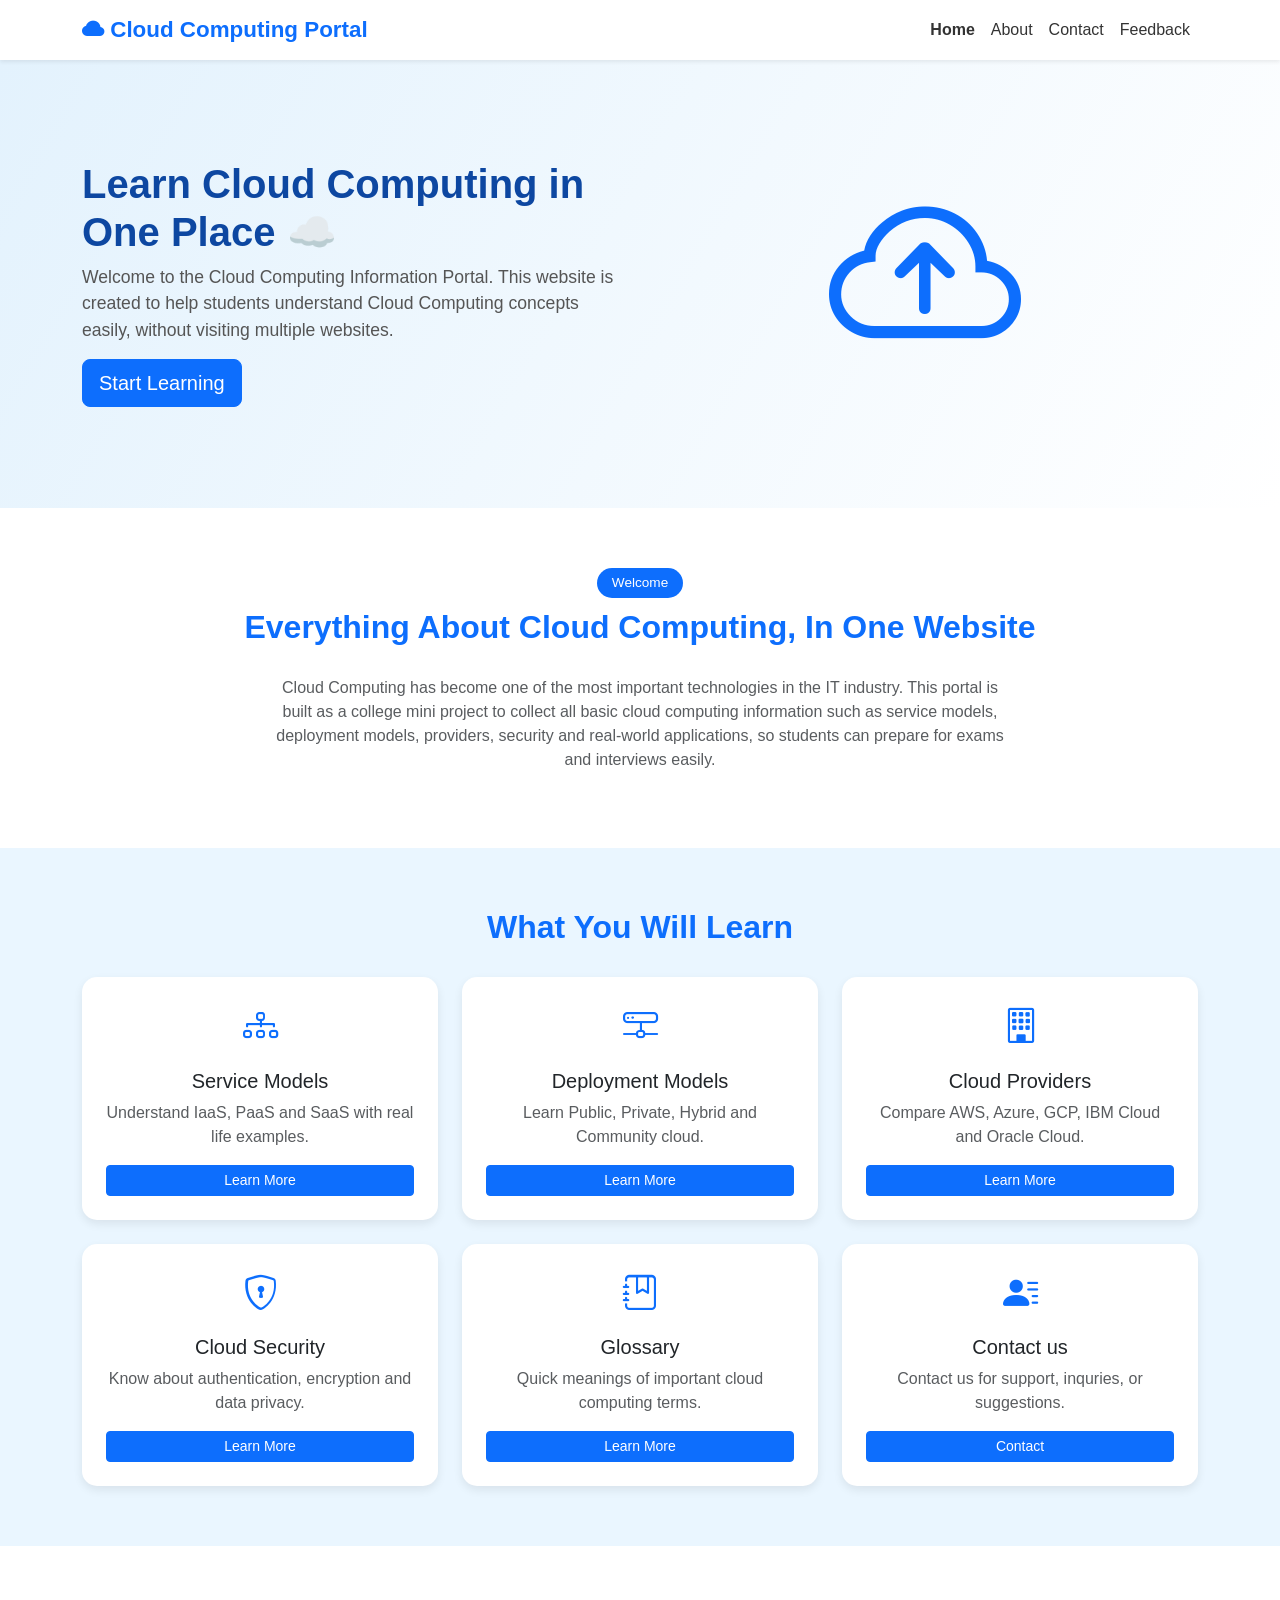
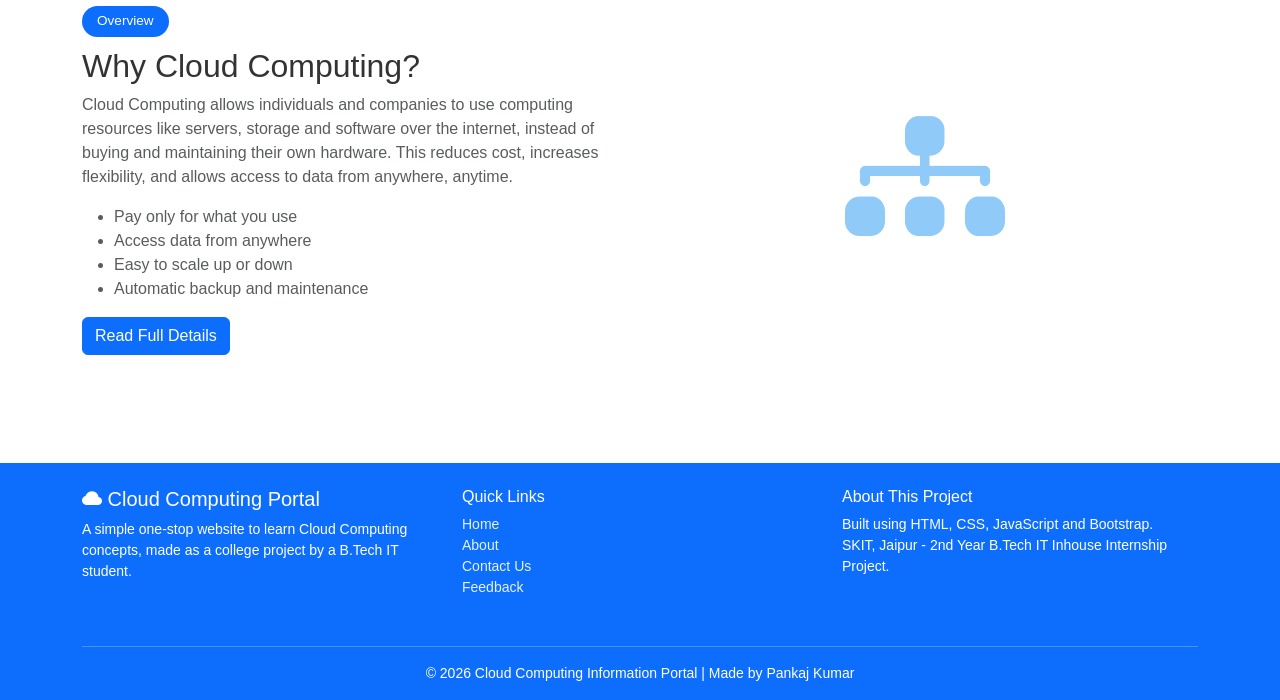
<file: index.html>
<!DOCTYPE html>
<html lang="en">
<head>
    <meta charset="UTF-8">
    <meta name="viewport" content="width=device-width, initial-scale=1.0">
    <title>Home | Cloud Computing Portal</title>

    <link href="https://cdn.jsdelivr.net/npm/bootstrap@5.3.3/dist/css/bootstrap.min.css" rel="stylesheet">
    <link rel="stylesheet" href="https://cdn.jsdelivr.net/npm/bootstrap-icons@1.11.3/font/bootstrap-icons.css">
    <link rel="stylesheet" href="style.css">
</head>
<body>

<nav class="navbar navbar-expand-lg navbar-light bg-white shadow-sm sticky-top">
    <div class="container">
        <a class="navbar-brand fw-bold text-primary" href="index.html">
            <i class="bi bi-cloud-fill"></i> Cloud Computing Portal
        </a>
        <button class="navbar-toggler" type="button" data-bs-toggle="collapse" data-bs-target="#mainNavbar">
            <span class="navbar-toggler-icon"></span>
        </button>

        <div class="collapse navbar-collapse" id="mainNavbar">
            <ul class="navbar-nav ms-auto mb-2 mb-lg-0">
                <li class="nav-item"><a class="nav-link" href="index.html">Home</a></li>
                <li class="nav-item"><a class="nav-link" href="about.html">About</a></li
                <li class="nav-item"><a class="nav-link" href="contact.html">Contact</a></li>
                <li class="nav-item"><a class="nav-link" href="feedback.html">Feedback</a></li>
            </ul>
        </div>
    </div>
</nav>

<section class="hero-section">
    <div class="container">
        <div class="row align-items-center">
            <div class="col-lg-6">
                <h1>Learn Cloud Computing in One Place ☁️</h1>
                <p>Welcome to the Cloud Computing Information Portal. This website is created to help students understand Cloud Computing concepts easily, without visiting multiple websites.</p>
                <a href="about.html" class="btn btn-primary btn-lg me-2">Start Learning</a>
            </div>
            <div class="col-lg-6 text-center mt-4 mt-lg-0">
                <i class="bi bi-cloud-arrow-up" style="font-size: 12rem; color:#0d6efd;"></i>
            </div>
        </div>
    </div>
</section>

<section class="section-padding">
    <div class="container text-center">
        <span class="topic-badge">Welcome</span>
        <h2 class="section-title">Everything About Cloud Computing, In One Website</h2>
        <p class="text-muted col-lg-8 mx-auto">
            Cloud Computing has become one of the most important technologies in the IT industry.
            This portal is built as a college mini project to collect all basic cloud computing
            information such as service models, deployment models, providers, security and
            real-world applications, so students can prepare for exams and interviews easily.
        </p>
    </div>
</section>

<section class="section-padding bg-light-blue">
    <div class="container">
        <h2 class="section-title">What You Will Learn</h2>
        <div class="row g-4">

            <div class="col-md-4">
                <div class="card h-100 p-4 text-center">
                    <i class="bi bi-diagram-3 feature-icon"></i>
                    <h5>Service Models</h5>
                    <p class="text-muted">Understand IaaS, PaaS and SaaS with real life examples.</p>
                    <a href="services.html" class="btn btn-sm btn-primary mt-auto">Learn More</a>
                </div>
            </div>

            <div class="col-md-4">
                <div class="card h-100 p-4 text-center">
                    <i class="bi bi-hdd-network feature-icon"></i>
                    <h5>Deployment Models</h5>
                    <p class="text-muted">Learn Public, Private, Hybrid and Community cloud.</p>
                    <a href="deployment.html" class="btn btn-sm btn-primary mt-auto">Learn More</a>
                </div>
            </div>

            <div class="col-md-4">
                <div class="card h-100 p-4 text-center">
                    <i class="bi bi-building feature-icon"></i>
                    <h5>Cloud Providers</h5>
                    <p class="text-muted">Compare AWS, Azure, GCP, IBM Cloud and Oracle Cloud.</p>
                    <a href="providers.html" class="btn btn-sm btn-primary mt-auto">Learn More</a>
                </div>
            </div>

            <div class="col-md-4">
                <div class="card h-100 p-4 text-center">
                    <i class="bi bi-shield-lock feature-icon"></i>
                    <h5>Cloud Security</h5>
                    <p class="text-muted">Know about authentication, encryption and data privacy.</p>
                    <a href="security.html" class="btn btn-sm btn-primary mt-auto">Learn More</a>
                </div>
            </div>

            <div class="col-md-4">
                <div class="card h-100 p-4 text-center">
                    <i class="bi bi-journal-bookmark feature-icon"></i>
                    <h5>Glossary</h5>
                    <p class="text-muted">Quick meanings of important cloud computing terms.</p>
                    <a href="glossary.html" class="btn btn-sm btn-primary mt-auto">Learn More</a>
                </div>
            </div>

            <div class="col-md-4">
                <div class="card h-100 p-4 text-center">
                    <i class="bi bi-person-lines-fill feature-icon"></i>
                    <h5>Contact us</h5>
                    <p class="text-muted">Contact us for support, inquries, or suggestions.</p>
                    <a href="contact.html" class="btn btn-sm btn-primary mt-auto">Contact</a>
                </div>
            </div>

        </div>
    </div>
</section>

<section class="section-padding">
    <div class="container">
        <div class="row align-items-center">
            <div class="col-lg-6">
                <span class="topic-badge">Overview</span>
                <h2>Why Cloud Computing?</h2>
                <p class="text-muted">
                    Cloud Computing allows individuals and companies to use computing resources like
                    servers, storage and software over the internet, instead of buying and maintaining
                    their own hardware. This reduces cost, increases flexibility, and allows access to
                    data from anywhere, anytime.
                </p>
                <ul class="text-muted">
                    <li>Pay only for what you use</li>
                    <li>Access data from anywhere</li>
                    <li>Easy to scale up or down</li>
                    <li>Automatic backup and maintenance</li>
                </ul>
                <a href="about.html" class="btn btn-primary">Read Full Details</a>
            </div>
            <div class="col-lg-6 text-center mt-4 mt-lg-0">
                <i class="bi bi-diagram-3-fill" style="font-size: 10rem; color:#90caf9;"></i>
            </div>
        </div>
    </div>
</section>

<footer class="footer-section bg-primary text-white mt-5 pt-4 pb-3">
    <div class="container">
        <div class="row">
            <div class="col-md-4 mb-3">
                <h5><i class="bi bi-cloud-fill"></i> Cloud Computing Portal</h5>
                <p class="small">A simple one-stop website to learn Cloud Computing concepts, made as a college project by a B.Tech IT student.</p>
            </div>
            <div class="col-md-4 mb-3">
                <h6>Quick Links</h6>
                <ul class="list-unstyled small">
                    <li><a href="index.html" class="footer-link">Home</a></li>
                    <li><a href="about.html" class="footer-link">About </a></li>
                    <li><a href="contact.html" class="footer-link">Contact Us</a></li>
                    <li><a href="feedback.html" class="footer-link">Feedback</a></li>
                </ul>
            </div>
            <div class="col-md-4 mb-3">
                <h6>About This Project</h6>
                <p class="small mb-0">Built using HTML, CSS, JavaScript and Bootstrap.</p>
                <p class="small">SKIT, Jaipur - 2nd Year B.Tech IT Inhouse Internship Project.</p>
              
                 
            </div>
        </div>
        <hr class="border-light">
        <p class="text-center small mb-0">&copy; 2026 Cloud Computing Information Portal | Made by Pankaj Kumar</p>
    </div>
</footer>

<script src="https://cdn.jsdelivr.net/npm/bootstrap@5.3.3/dist/js/bootstrap.bundle.min.js"></script>
<script src="script.js"></script>

</body>
</html>
</file>
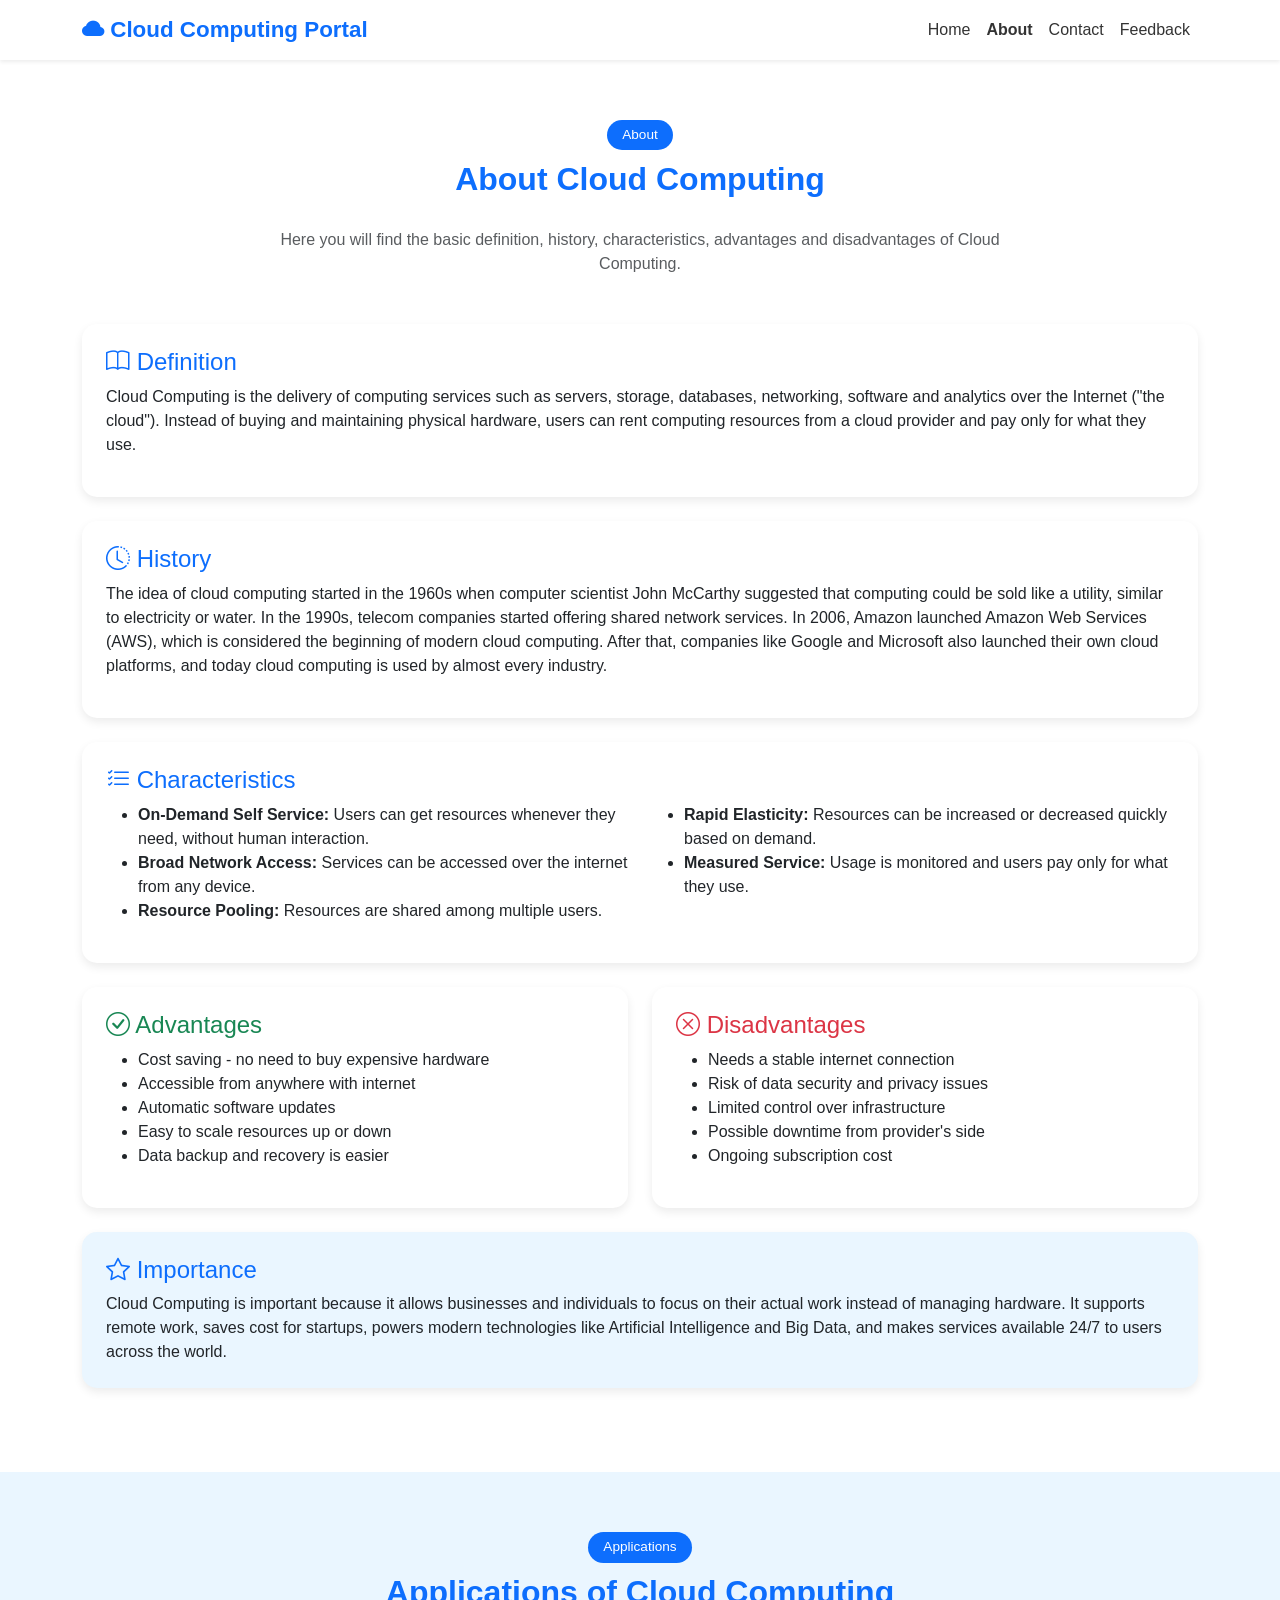
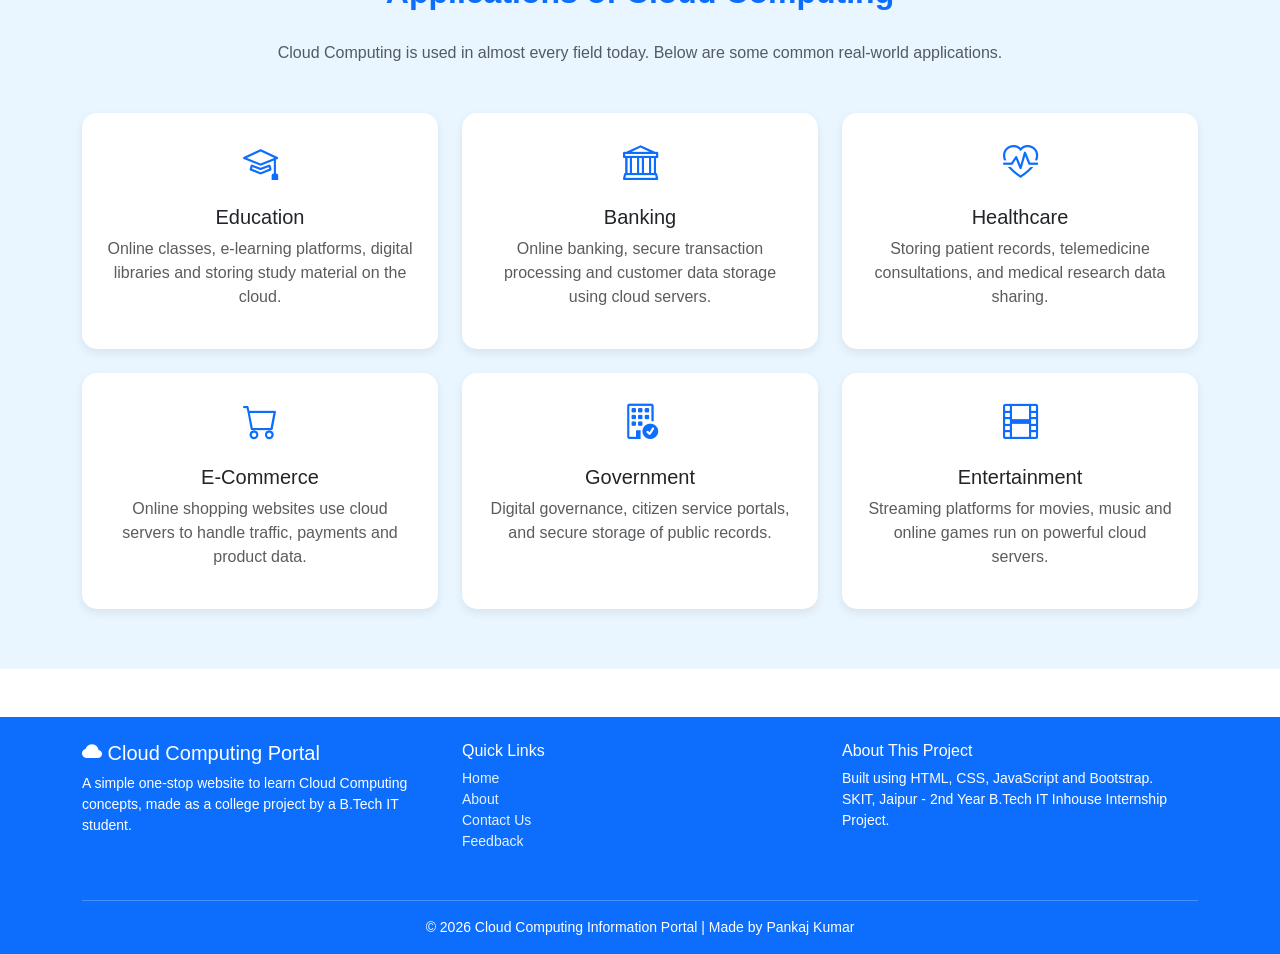
<file: about.html>
<!DOCTYPE html>
<html lang="en">
<head>
    <meta charset="UTF-8">
    <meta name="viewport" content="width=device-width, initial-scale=1.0">
    <title>About Cloud Computing | Cloud Computing Portal</title>

    <link href="https://cdn.jsdelivr.net/npm/bootstrap@5.3.3/dist/css/bootstrap.min.css" rel="stylesheet">
    <link rel="stylesheet" href="https://cdn.jsdelivr.net/npm/bootstrap-icons@1.11.3/font/bootstrap-icons.css">
    <link rel="stylesheet" href="style.css">
</head>
<body>

<nav class="navbar navbar-expand-lg navbar-light bg-white shadow-sm sticky-top">
    <div class="container">
        <a class="navbar-brand fw-bold text-primary" href="index.html">
            <i class="bi bi-cloud-fill"></i> Cloud Computing Portal
        </a>
        <button class="navbar-toggler" type="button" data-bs-toggle="collapse" data-bs-target="#mainNavbar">
            <span class="navbar-toggler-icon"></span>
        </button>

        <div class="collapse navbar-collapse" id="mainNavbar">
            <ul class="navbar-nav ms-auto mb-2 mb-lg-0">
                <li class="nav-item"><a class="nav-link" href="index.html">Home</a></li>
                <li class="nav-item"><a class="nav-link" href="about.html">About</a></li>
               
                <li class="nav-item"><a class="nav-link" href="contact.html">Contact</a></li>
                <li class="nav-item"><a class="nav-link" href="feedback.html">Feedback</a></li>
            </ul>
        </div>
    </div>
</nav>

<section class="section-padding">
    <div class="container">
        <div class="text-center mb-5">
            <span class="topic-badge">About</span>
            <h2 class="section-title">About Cloud Computing</h2>
            <p class="text-muted col-lg-8 mx-auto">Here you will find the basic definition, history, characteristics, advantages and disadvantages of Cloud Computing.</p>
        </div>

        <div class="card p-4 mb-4">
            <h4 class="text-primary"><i class="bi bi-book"></i> Definition</h4>
            <p>Cloud Computing is the delivery of computing services such as servers, storage, databases,
            networking, software and analytics over the Internet ("the cloud"). Instead of buying and
            maintaining physical hardware, users can rent computing resources from a cloud provider and
            pay only for what they use.</p>
        </div>

        <div class="card p-4 mb-4">
            <h4 class="text-primary"><i class="bi bi-clock-history"></i> History</h4>
            <p>The idea of cloud computing started in the 1960s when computer scientist John McCarthy
            suggested that computing could be sold like a utility, similar to electricity or water. In
            the 1990s, telecom companies started offering shared network services. In 2006, Amazon
            launched Amazon Web Services (AWS), which is considered the beginning of modern cloud
            computing. After that, companies like Google and Microsoft also launched their own cloud
            platforms, and today cloud computing is used by almost every industry.</p>
        </div>

        <div class="card p-4 mb-4">
            <h4 class="text-primary"><i class="bi bi-list-check"></i> Characteristics</h4>
            <div class="row">
                <div class="col-md-6">
                    <ul>
                        <li><strong>On-Demand Self Service:</strong> Users can get resources whenever they need, without human interaction.</li>
                        <li><strong>Broad Network Access:</strong> Services can be accessed over the internet from any device.</li>
                        <li><strong>Resource Pooling:</strong> Resources are shared among multiple users.</li>
                    </ul>
                </div>
                <div class="col-md-6">
                    <ul>
                        <li><strong>Rapid Elasticity:</strong> Resources can be increased or decreased quickly based on demand.</li>
                        <li><strong>Measured Service:</strong> Usage is monitored and users pay only for what they use.</li>
                    </ul>
                </div>
            </div>
        </div>

        <div class="row">
            <div class="col-md-6 mb-4">
                <div class="card p-4 h-100">
                    <h4 class="text-success"><i class="bi bi-check-circle"></i> Advantages</h4>
                    <ul>
                        <li>Cost saving - no need to buy expensive hardware</li>
                        <li>Accessible from anywhere with internet</li>
                        <li>Automatic software updates</li>
                        <li>Easy to scale resources up or down</li>
                        <li>Data backup and recovery is easier</li>
                    </ul>
                </div>
            </div>
            <div class="col-md-6 mb-4">
                <div class="card p-4 h-100">
                    <h4 class="text-danger"><i class="bi bi-x-circle"></i> Disadvantages</h4>
                    <ul>
                        <li>Needs a stable internet connection</li>
                        <li>Risk of data security and privacy issues</li>
                        <li>Limited control over infrastructure</li>
                        <li>Possible downtime from provider's side</li>
                        <li>Ongoing subscription cost</li>
                    </ul>
                </div>
            </div>
        </div>

        <div class="card p-4 mb-4 bg-light-blue">
            <h4 class="text-primary"><i class="bi bi-star"></i> Importance</h4>
            <p class="mb-0">Cloud Computing is important because it allows businesses and individuals to
            focus on their actual work instead of managing hardware. It supports remote work, saves cost
            for startups, powers modern technologies like Artificial Intelligence and Big Data, and makes
            services available 24/7 to users across the world.</p>
        </div>

    </div>
</section>

<section class="section-padding bg-light-blue">
    <div class="container">
        <div class="text-center mb-5">
            <span class="topic-badge">Applications</span>
            <h2 class="section-title">Applications of Cloud Computing</h2>
            <p class="text-muted col-lg-8 mx-auto">Cloud Computing is used in almost every field today. Below are some common real-world applications.</p>
        </div>

        <div class="row g-4">

            <div class="col-md-4">
                <div class="card h-100 p-4 text-center">
                    <i class="bi bi-mortarboard feature-icon"></i>
                    <h5>Education</h5>
                    <p class="text-muted">Online classes, e-learning platforms, digital libraries and storing study material on the cloud.</p>
                </div>
            </div>

            <div class="col-md-4">
                <div class="card h-100 p-4 text-center">
                    <i class="bi bi-bank feature-icon"></i>
                    <h5>Banking</h5>
                    <p class="text-muted">Online banking, secure transaction processing and customer data storage using cloud servers.</p>
                </div>
            </div>

            <div class="col-md-4">
                <div class="card h-100 p-4 text-center">
                    <i class="bi bi-heart-pulse feature-icon"></i>
                    <h5>Healthcare</h5>
                    <p class="text-muted">Storing patient records, telemedicine consultations, and medical research data sharing.</p>
                </div>
            </div>

            <div class="col-md-4">
                <div class="card h-100 p-4 text-center">
                    <i class="bi bi-cart feature-icon"></i>
                    <h5>E-Commerce</h5>
                    <p class="text-muted">Online shopping websites use cloud servers to handle traffic, payments and product data.</p>
                </div>
            </div>

            <div class="col-md-4">
                <div class="card h-100 p-4 text-center">
                    <i class="bi bi-building-check feature-icon"></i>
                    <h5>Government</h5>
                    <p class="text-muted">Digital governance, citizen service portals, and secure storage of public records.</p>
                </div>
            </div>

            <div class="col-md-4">
                <div class="card h-100 p-4 text-center">
                    <i class="bi bi-film feature-icon"></i>
                    <h5>Entertainment</h5>
                    <p class="text-muted">Streaming platforms for movies, music and online games run on powerful cloud servers.</p>
                </div>
            </div>

        </div>
    </div>
</section>

<footer class="footer-section bg-primary text-white mt-5 pt-4 pb-3">
    <div class="container">
        <div class="row">
            <div class="col-md-4 mb-3">
                <h5><i class="bi bi-cloud-fill"></i> Cloud Computing Portal</h5>
                <p class="small">A simple one-stop website to learn Cloud Computing concepts, made as a college project by a B.Tech IT student.</p>
            </div>
            <div class="col-md-4 mb-3">
                <h6>Quick Links</h6>
                <ul class="list-unstyled small">
                    <li><a href="index.html" class="footer-link">Home</a></li>
                    <li><a href="about.html" class="footer-link">About </a></li>
                    <li><a href="contact.html" class="footer-link">Contact Us</a></li>
                    <li><a href="feedback.html" class="footer-link">Feedback</a></li>
                </ul>
            </div>
            <div class="col-md-4 mb-3">
                <h6>About This Project</h6>
                <p class="small mb-0">Built using HTML, CSS, JavaScript and Bootstrap.</p>
                <p class="small">SKIT, Jaipur - 2nd Year B.Tech IT Inhouse Internship Project.</p>
            </div>
        </div>
        <hr class="border-light">
        <p class="text-center small mb-0">&copy; 2026 Cloud Computing Information Portal | Made by Pankaj Kumar</p>
    </div>
</footer>

<script src="https://cdn.jsdelivr.net/npm/bootstrap@5.3.3/dist/js/bootstrap.bundle.min.js"></script>
<script src="script.js"></script>

</body>
</html>
</file>
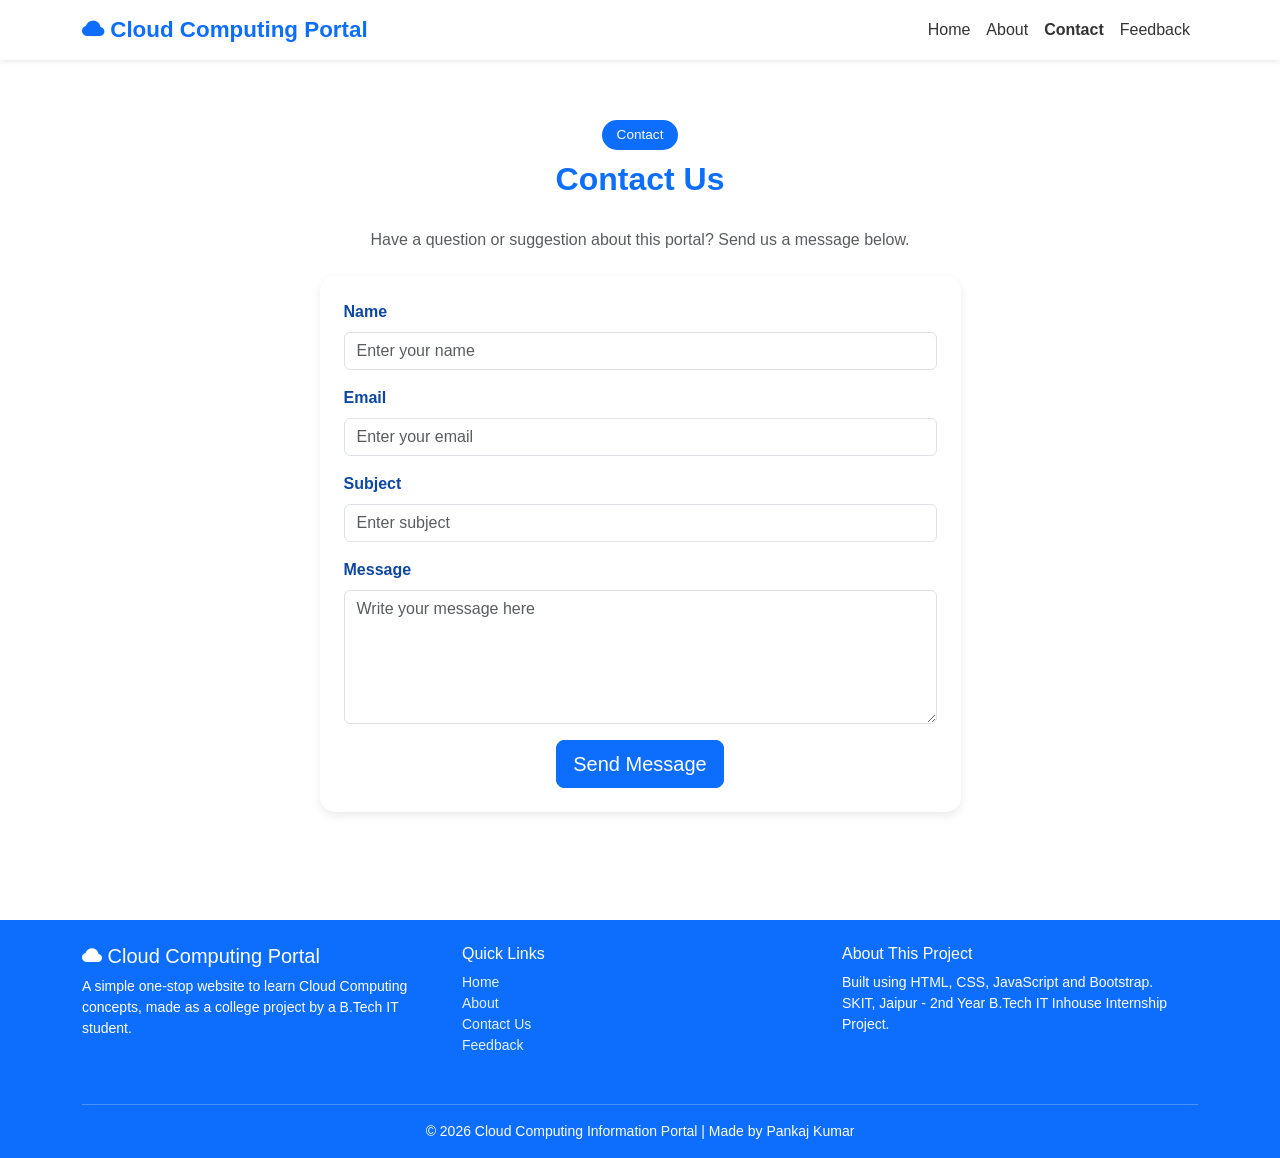
<file: contact.html>
<!DOCTYPE html>
<html lang="en">
<head>
    <meta charset="UTF-8">
    <meta name="viewport" content="width=device-width, initial-scale=1.0">
    <title>Contact Us | Cloud Computing Portal</title>

    <link href="https://cdn.jsdelivr.net/npm/bootstrap@5.3.3/dist/css/bootstrap.min.css" rel="stylesheet">
    <link rel="stylesheet" href="https://cdn.jsdelivr.net/npm/bootstrap-icons@1.11.3/font/bootstrap-icons.css">
    <link rel="stylesheet" href="style.css">
</head>
<body>

<nav class="navbar navbar-expand-lg navbar-light bg-white shadow-sm sticky-top">
    <div class="container">
        <a class="navbar-brand fw-bold text-primary" href="index.html">
            <i class="bi bi-cloud-fill"></i> Cloud Computing Portal
        </a>
        <button class="navbar-toggler" type="button" data-bs-toggle="collapse" data-bs-target="#mainNavbar">
            <span class="navbar-toggler-icon"></span>
        </button>

        <div class="collapse navbar-collapse" id="mainNavbar">
            <ul class="navbar-nav ms-auto mb-2 mb-lg-0">
                <li class="nav-item"><a class="nav-link" href="index.html">Home</a></li>
                <li class="nav-item"><a class="nav-link" href="about.html">About</a></li>

                <li class="nav-item"><a class="nav-link" href="contact.html">Contact</a></li>
                <li class="nav-item"><a class="nav-link" href="feedback.html">Feedback</a></li>
            </ul>
        </div>
    </div>
</nav>

<section class="section-padding">
    <div class="container">
        <div class="text-center mb-4">
            <span class="topic-badge">Contact</span>
            <h2 class="section-title">Contact Us</h2>
            <p class="text-muted col-lg-8 mx-auto">Have a question or suggestion about this portal? Send us a message below.</p>
        </div>

        <div class="row justify-content-center">
            <div class="col-lg-7">
                <div class="card p-4">

                    <div id="contactAlert" class="alert d-none" role="alert"></div>

                    <form id="contactForm" method="POST" action="https://formspree.io/f/YOUR_FORM_ID">
                        <div class="mb-3">
                            <label for="name" class="form-label">Name</label>
                            <input type="text" class="form-control" id="name" name="name" placeholder="Enter your name" required>
                        </div>
                        <div class="mb-3">
                            <label for="email" class="form-label">Email</label>
                            <input type="email" class="form-control" id="email" name="email" placeholder="Enter your email" required>
                        </div>
                        <div class="mb-3">
                            <label for="subject" class="form-label">Subject</label>
                            <input type="text" class="form-control" id="subject" name="subject" placeholder="Enter subject" required>
                        </div>
                        <div class="mb-3">
                            <label for="message" class="form-label">Message</label>
                            <textarea class="form-control" id="message" name="message" rows="5" placeholder="Write your message here" required></textarea>
                        </div>
                        <div class="text-center">
                            <button type="submit" class="btn btn-primary btn-lg">Send Message</button>
                        </div>
                    </form>

                </div>
            </div>
        </div>

    </div>
</section>

<script>
document.getElementById("contactForm").addEventListener("submit", function (e) {
    var form = e.target;
    var action = form.getAttribute("action");
    var alertBox = document.getElementById("contactAlert");

    if (action.indexOf("YOUR_FORM_ID") !== -1) {
        // Formspree not configured yet - show a friendly local message instead of sending.
        e.preventDefault();
        alertBox.className = "alert alert-success";
        alertBox.textContent = "Thank you! Your message has been noted (form backend not yet connected).";
        alertBox.classList.remove("d-none");
        form.reset();
    }
    // If a real Formspree endpoint is set, the form submits normally and Formspree
    // shows its own success page / redirect.
});
</script>

<footer class="footer-section bg-primary text-white mt-5 pt-4 pb-3">
    <div class="container">
        <div class="row">
            <div class="col-md-4 mb-3">
                <h5><i class="bi bi-cloud-fill"></i> Cloud Computing Portal</h5>
                <p class="small">A simple one-stop website to learn Cloud Computing concepts, made as a college project by a B.Tech IT student.</p>
            </div>
            <div class="col-md-4 mb-3">
                <h6>Quick Links</h6>
                <ul class="list-unstyled small">
                    <li><a href="index.html" class="footer-link">Home</a></li>
                    <li><a href="about.html" class="footer-link">About </a></li>
                    <li><a href="contact.html" class="footer-link">Contact Us</a></li>
                    <li><a href="feedback.html" class="footer-link">Feedback</a></li>
                </ul>
            </div>
            <div class="col-md-4 mb-3">
                <h6>About This Project</h6>
                <p class="small mb-0">Built using HTML, CSS, JavaScript and Bootstrap.</p>
                <p class="small">SKIT, Jaipur - 2nd Year B.Tech IT Inhouse Internship Project.</p>
            </div>
        </div>
        <hr class="border-light">
        <p class="text-center small mb-0">&copy; 2026 Cloud Computing Information Portal | Made by Pankaj Kumar</p>
    </div>
</footer>

<script src="https://cdn.jsdelivr.net/npm/bootstrap@5.3.3/dist/js/bootstrap.bundle.min.js"></script>
<script src="script.js"></script>

</body>
</html>
</file>
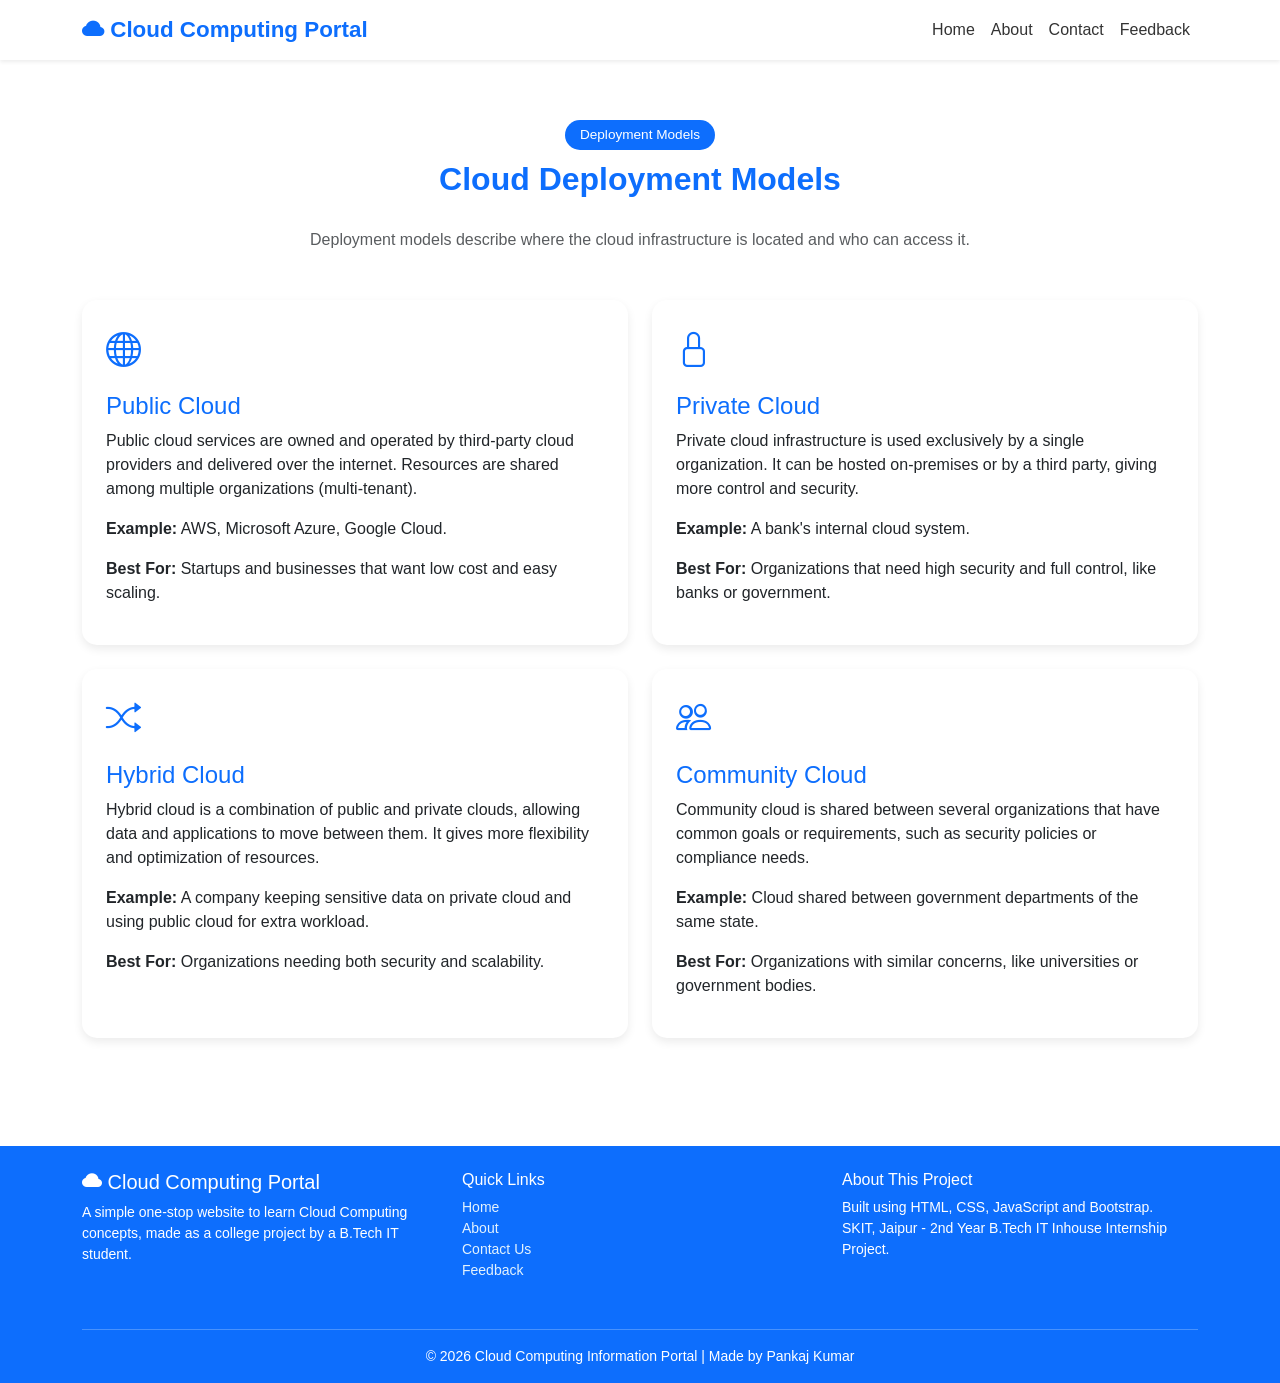
<file: deployment.html>
<!DOCTYPE html>
<html lang="en">
<head>
    <meta charset="UTF-8">
    <meta name="viewport" content="width=device-width, initial-scale=1.0">
    <title>Deployment Models | Cloud Computing Portal</title>

    <link href="https://cdn.jsdelivr.net/npm/bootstrap@5.3.3/dist/css/bootstrap.min.css" rel="stylesheet">
    <link rel="stylesheet" href="https://cdn.jsdelivr.net/npm/bootstrap-icons@1.11.3/font/bootstrap-icons.css">
    <link rel="stylesheet" href="style.css">
</head>
<body>

<nav class="navbar navbar-expand-lg navbar-light bg-white shadow-sm sticky-top">
    <div class="container">
        <a class="navbar-brand fw-bold text-primary" href="index.html">
            <i class="bi bi-cloud-fill"></i> Cloud Computing Portal
        </a>
        <button class="navbar-toggler" type="button" data-bs-toggle="collapse" data-bs-target="#mainNavbar">
            <span class="navbar-toggler-icon"></span>
        </button>

        <div class="collapse navbar-collapse" id="mainNavbar">
            <ul class="navbar-nav ms-auto mb-2 mb-lg-0">
                <li class="nav-item"><a class="nav-link" href="index.html">Home</a></li>
                <li class="nav-item"><a class="nav-link" href="about.html">About</a></li>
             
                <li class="nav-item"><a class="nav-link" href="contact.html">Contact</a></li>
                <li class="nav-item"><a class="nav-link" href="feedback.html">Feedback</a></li>
            </ul>
        </div>
    </div>
</nav>

<section class="section-padding">
    <div class="container">
        <div class="text-center mb-5">
            <span class="topic-badge">Deployment Models</span>
            <h2 class="section-title">Cloud Deployment Models</h2>
            <p class="text-muted col-lg-8 mx-auto">Deployment models describe where the cloud infrastructure is located and who can access it.</p>
        </div>

        <div class="row g-4">

            <div class="col-md-6">
                <div class="card h-100 p-4">
                    <i class="bi bi-globe feature-icon"></i>
                    <h4 class="text-primary">Public Cloud</h4>
                    <p>Public cloud services are owned and operated by third-party cloud providers and delivered
                    over the internet. Resources are shared among multiple organizations (multi-tenant).</p>
                    <p><strong>Example:</strong> AWS, Microsoft Azure, Google Cloud.</p>
                    <p><strong>Best For:</strong> Startups and businesses that want low cost and easy scaling.</p>
                </div>
            </div>

            <div class="col-md-6">
                <div class="card h-100 p-4">
                    <i class="bi bi-lock feature-icon"></i>
                    <h4 class="text-primary">Private Cloud</h4>
                    <p>Private cloud infrastructure is used exclusively by a single organization. It can be hosted
                    on-premises or by a third party, giving more control and security.</p>
                    <p><strong>Example:</strong> A bank's internal cloud system.</p>
                    <p><strong>Best For:</strong> Organizations that need high security and full control, like banks or government.</p>
                </div>
            </div>

            <div class="col-md-6">
                <div class="card h-100 p-4">
                    <i class="bi bi-shuffle feature-icon"></i>
                    <h4 class="text-primary">Hybrid Cloud</h4>
                    <p>Hybrid cloud is a combination of public and private clouds, allowing data and applications
                    to move between them. It gives more flexibility and optimization of resources.</p>
                    <p><strong>Example:</strong> A company keeping sensitive data on private cloud and using public cloud for extra workload.</p>
                    <p><strong>Best For:</strong> Organizations needing both security and scalability.</p>
                </div>
            </div>

            <div class="col-md-6">
                <div class="card h-100 p-4">
                    <i class="bi bi-people feature-icon"></i>
                    <h4 class="text-primary">Community Cloud</h4>
                    <p>Community cloud is shared between several organizations that have common goals or
                    requirements, such as security policies or compliance needs.</p>
                    <p><strong>Example:</strong> Cloud shared between government departments of the same state.</p>
                    <p><strong>Best For:</strong> Organizations with similar concerns, like universities or government bodies.</p>
                </div>
            </div>

        </div>
    </div>
</section>

<footer class="footer-section bg-primary text-white mt-5 pt-4 pb-3">
    <div class="container">
        <div class="row">
            <div class="col-md-4 mb-3">
                <h5><i class="bi bi-cloud-fill"></i> Cloud Computing Portal</h5>
                <p class="small">A simple one-stop website to learn Cloud Computing concepts, made as a college project by a B.Tech IT student.</p>
            </div>
            <div class="col-md-4 mb-3">
                <h6>Quick Links</h6>
                <ul class="list-unstyled small">
                    <li><a href="index.html" class="footer-link">Home</a></li>
                    <li><a href="about.html" class="footer-link">About </a></li>
                    <li><a href="contact.html" class="footer-link">Contact Us</a></li>
                    <li><a href="feedback.html" class="footer-link">Feedback</a></li>
                </ul>
            </div>
            <div class="col-md-4 mb-3">
                <h6>About This Project</h6>
                <p class="small mb-0">Built using HTML, CSS, JavaScript and Bootstrap.</p>
                <p class="small">SKIT, Jaipur - 2nd Year B.Tech IT Inhouse Internship Project.</p>
            </div>
        </div>
        <hr class="border-light">
        <p class="text-center small mb-0">&copy; 2026 Cloud Computing Information Portal | Made by Pankaj Kumar</p>
    </div>
</footer>

<script src="https://cdn.jsdelivr.net/npm/bootstrap@5.3.3/dist/js/bootstrap.bundle.min.js"></script>
<script src="script.js"></script>

</body>
</html>
</file>
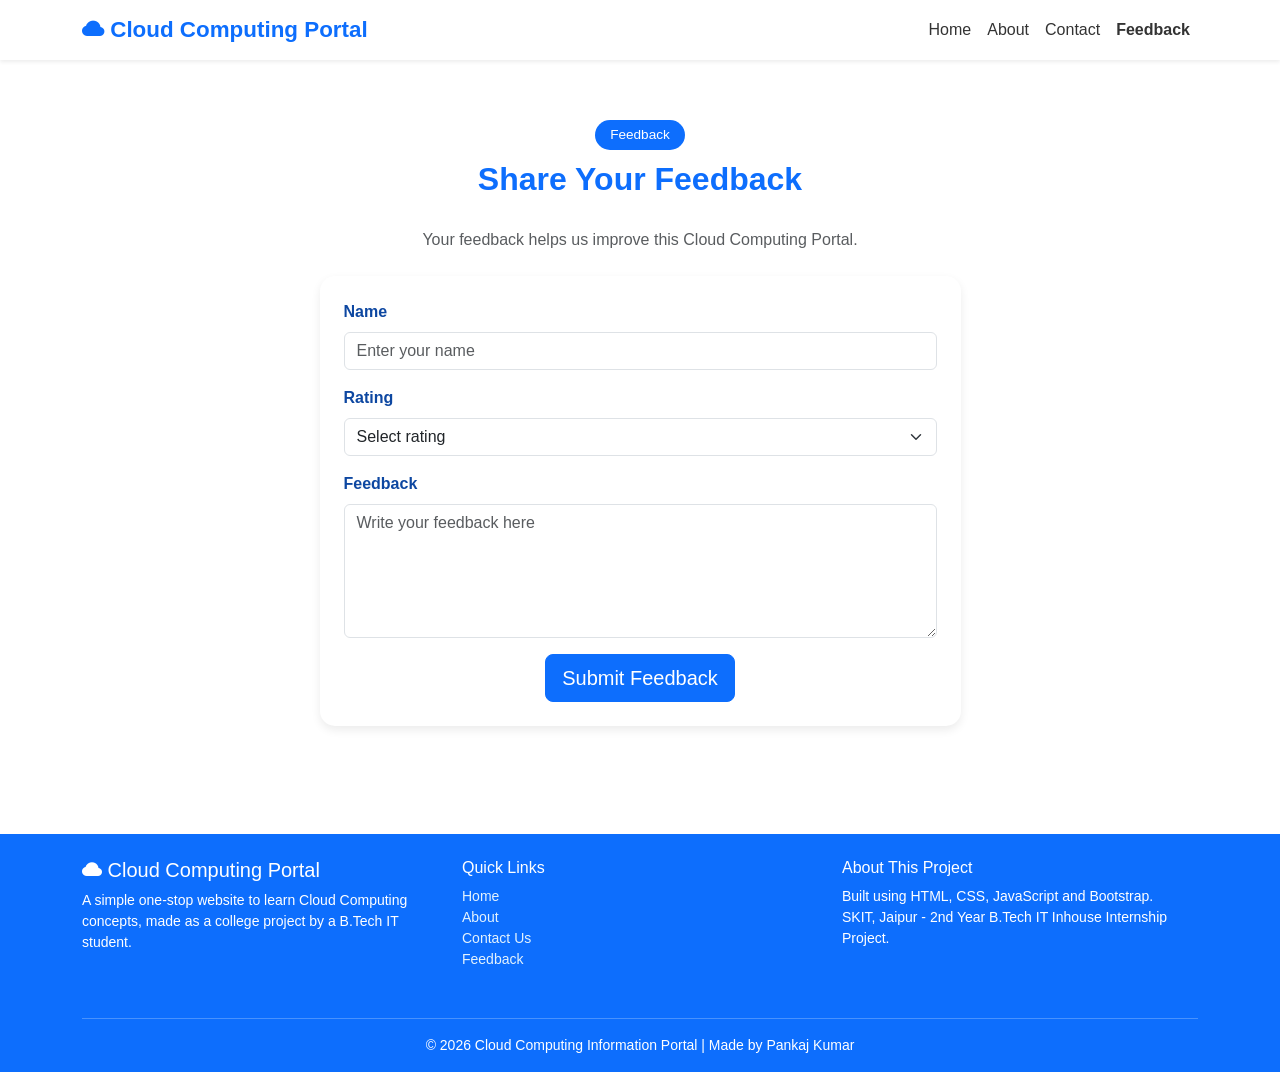
<file: feedback.html>
<!DOCTYPE html>
<html lang="en">
<head>
    <meta charset="UTF-8">
    <meta name="viewport" content="width=device-width, initial-scale=1.0">
    <title>Feedback | Cloud Computing Portal</title>

    <link href="https://cdn.jsdelivr.net/npm/bootstrap@5.3.3/dist/css/bootstrap.min.css" rel="stylesheet">
    <link rel="stylesheet" href="https://cdn.jsdelivr.net/npm/bootstrap-icons@1.11.3/font/bootstrap-icons.css">
    <link rel="stylesheet" href="style.css">
</head>
<body>

<nav class="navbar navbar-expand-lg navbar-light bg-white shadow-sm sticky-top">
    <div class="container">
        <a class="navbar-brand fw-bold text-primary" href="index.html">
            <i class="bi bi-cloud-fill"></i> Cloud Computing Portal
        </a>
        <button class="navbar-toggler" type="button" data-bs-toggle="collapse" data-bs-target="#mainNavbar">
            <span class="navbar-toggler-icon"></span>
        </button>

        <div class="collapse navbar-collapse" id="mainNavbar">
            <ul class="navbar-nav ms-auto mb-2 mb-lg-0">
                <li class="nav-item"><a class="nav-link" href="index.html">Home</a></li>
                <li class="nav-item"><a class="nav-link" href="about.html">About</a></li>
                
                <li class="nav-item"><a class="nav-link" href="contact.html">Contact</a></li>
                <li class="nav-item"><a class="nav-link" href="feedback.html">Feedback</a></li>
            </ul>
        </div>
    </div>
</nav>

<section class="section-padding">
    <div class="container">
        <div class="text-center mb-4">
            <span class="topic-badge">Feedback</span>
            <h2 class="section-title">Share Your Feedback</h2>
            <p class="text-muted col-lg-8 mx-auto">Your feedback helps us improve this Cloud Computing Portal.</p>
        </div>

        <div class="row justify-content-center">
            <div class="col-lg-7">
                <div class="card p-4">

                    <div id="feedbackAlert" class="alert d-none" role="alert"></div>

                    <form id="feedbackForm" method="POST" action="https://formspree.io/f/YOUR_FORM_ID">
                        <div class="mb-3">
                            <label for="name" class="form-label">Name</label>
                            <input type="text" class="form-control" id="name" name="name" placeholder="Enter your name" required>
                        </div>

                        <div class="mb-3">
                            <label for="rating" class="form-label">Rating</label>
                            <select class="form-select" id="rating" name="rating" required>
                                <option value="">Select rating</option>
                                <option value="5">5 - Excellent</option>
                                <option value="4">4 - Good</option>
                                <option value="3">3 - Average</option>
                                <option value="2">2 - Below Average</option>
                                <option value="1">1 - Poor</option>
                            </select>
                        </div>

                        <div class="mb-3">
                            <label for="feedback_text" class="form-label">Feedback</label>
                            <textarea class="form-control" id="feedback_text" name="feedback_text" rows="5" placeholder="Write your feedback here" required></textarea>
                        </div>

                        <div class="text-center">
                            <button type="submit" class="btn btn-primary btn-lg">Submit Feedback</button>
                        </div>
                    </form>

                </div>
            </div>
        </div>

    </div>
</section>

<script>
document.getElementById("feedbackForm").addEventListener("submit", function (e) {
    var form = e.target;
    var action = form.getAttribute("action");
    var alertBox = document.getElementById("feedbackAlert");

    if (action.indexOf("YOUR_FORM_ID") !== -1) {
        e.preventDefault();
        alertBox.className = "alert alert-success";
        alertBox.textContent = "Thank you for your feedback! (form backend not yet connected).";
        alertBox.classList.remove("d-none");
        form.reset();
    }
});
</script>

<footer class="footer-section bg-primary text-white mt-5 pt-4 pb-3">
    <div class="container">
        <div class="row">
            <div class="col-md-4 mb-3">
                <h5><i class="bi bi-cloud-fill"></i> Cloud Computing Portal</h5>
                <p class="small">A simple one-stop website to learn Cloud Computing concepts, made as a college project by a B.Tech IT student.</p>
            </div>
            <div class="col-md-4 mb-3">
                <h6>Quick Links</h6>
                <ul class="list-unstyled small">
                    <li><a href="index.html" class="footer-link">Home</a></li>
                    <li><a href="about.html" class="footer-link">About </a></li>
                    <li><a href="contact.html" class="footer-link">Contact Us</a></li>
                    <li><a href="feedback.html" class="footer-link">Feedback</a></li>
                </ul>
            </div>
            <div class="col-md-4 mb-3">
                <h6>About This Project</h6>
                <p class="small mb-0">Built using HTML, CSS, JavaScript and Bootstrap.</p>
                <p class="small">SKIT, Jaipur - 2nd Year B.Tech IT Inhouse Internship Project.</p>
            </div>
        </div>
        <hr class="border-light">
        <p class="text-center small mb-0">&copy; 2026 Cloud Computing Information Portal | Made by Pankaj Kumar</p>
    </div>
</footer>

<script src="https://cdn.jsdelivr.net/npm/bootstrap@5.3.3/dist/js/bootstrap.bundle.min.js"></script>
<script src="script.js"></script>

</body>
</html>
</file>
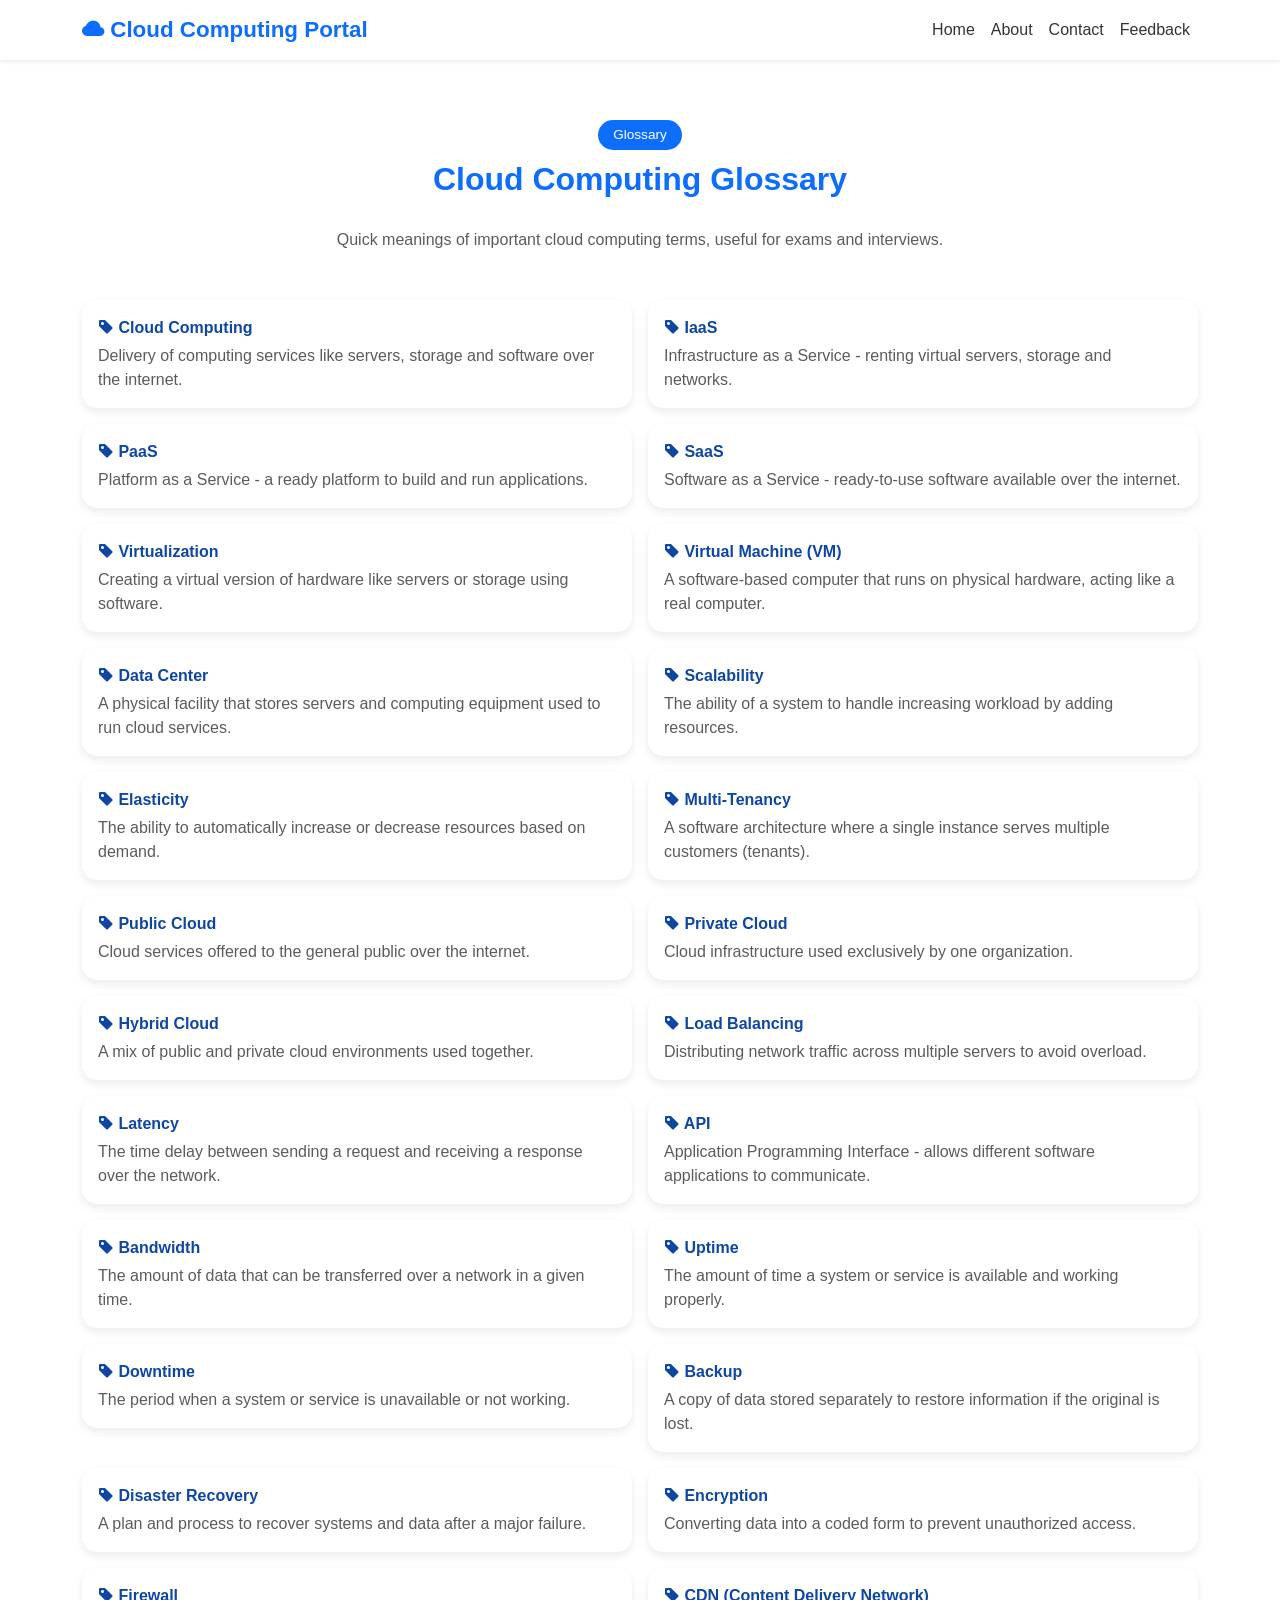
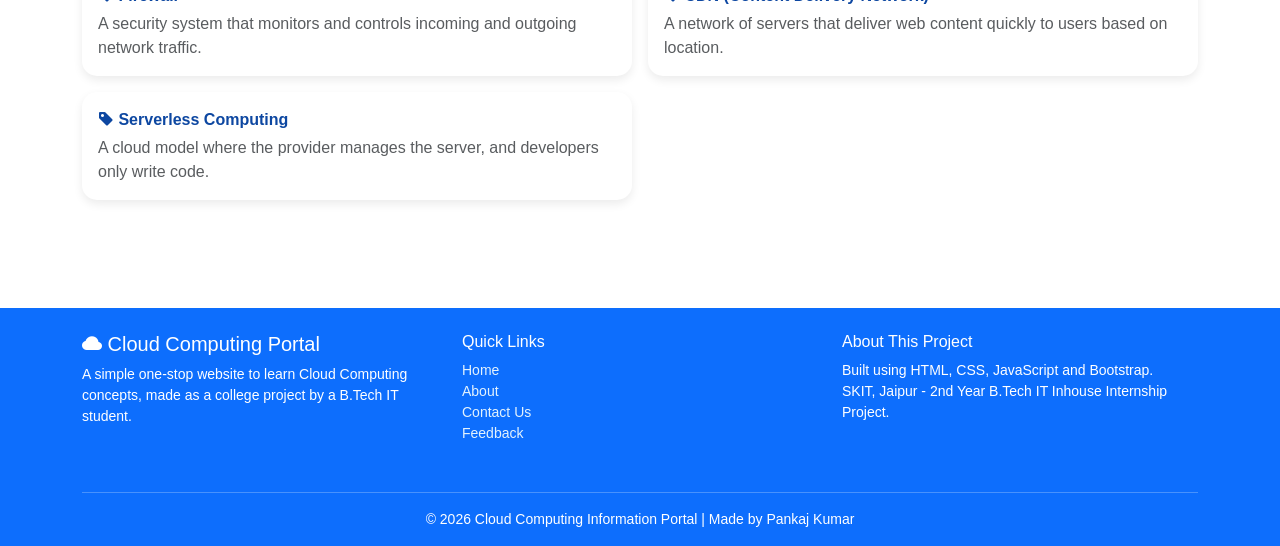
<file: glossary.html>
<!DOCTYPE html>
<html lang="en">
<head>
    <meta charset="UTF-8">
    <meta name="viewport" content="width=device-width, initial-scale=1.0">
    <title>Glossary | Cloud Computing Portal</title>

    <link href="https://cdn.jsdelivr.net/npm/bootstrap@5.3.3/dist/css/bootstrap.min.css" rel="stylesheet">
    <link rel="stylesheet" href="https://cdn.jsdelivr.net/npm/bootstrap-icons@1.11.3/font/bootstrap-icons.css">
    <link rel="stylesheet" href="style.css">
</head>
<body>

<nav class="navbar navbar-expand-lg navbar-light bg-white shadow-sm sticky-top">
    <div class="container">
        <a class="navbar-brand fw-bold text-primary" href="index.html">
            <i class="bi bi-cloud-fill"></i> Cloud Computing Portal
        </a>
        <button class="navbar-toggler" type="button" data-bs-toggle="collapse" data-bs-target="#mainNavbar">
            <span class="navbar-toggler-icon"></span>
        </button>

        <div class="collapse navbar-collapse" id="mainNavbar">
            <ul class="navbar-nav ms-auto mb-2 mb-lg-0">
                <li class="nav-item"><a class="nav-link" href="index.html">Home</a></li>
                <li class="nav-item"><a class="nav-link" href="about.html">About</a></li>
               
                <li class="nav-item"><a class="nav-link" href="contact.html">Contact</a></li>
                <li class="nav-item"><a class="nav-link" href="feedback.html">Feedback</a></li>
            </ul>
        </div>
    </div>
</nav>

<section class="section-padding">
    <div class="container">
        <div class="text-center mb-5">
            <span class="topic-badge">Glossary</span>
            <h2 class="section-title">Cloud Computing Glossary</h2>
            <p class="text-muted col-lg-8 mx-auto">Quick meanings of important cloud computing terms, useful for exams and interviews.</p>
        </div>

        <div class="row g-3">
            <div class="col-md-6">
                <div class="card p-3">
                    <p class="glossary-term mb-1"><i class="bi bi-tag-fill"></i> Cloud Computing</p>
                    <p class="mb-0 text-muted">Delivery of computing services like servers, storage and software over the internet.</p>
                </div>
            </div>
            <div class="col-md-6">
                <div class="card p-3">
                    <p class="glossary-term mb-1"><i class="bi bi-tag-fill"></i> IaaS</p>
                    <p class="mb-0 text-muted">Infrastructure as a Service - renting virtual servers, storage and networks.</p>
                </div>
            </div>
            <div class="col-md-6">
                <div class="card p-3">
                    <p class="glossary-term mb-1"><i class="bi bi-tag-fill"></i> PaaS</p>
                    <p class="mb-0 text-muted">Platform as a Service - a ready platform to build and run applications.</p>
                </div>
            </div>
            <div class="col-md-6">
                <div class="card p-3">
                    <p class="glossary-term mb-1"><i class="bi bi-tag-fill"></i> SaaS</p>
                    <p class="mb-0 text-muted">Software as a Service - ready-to-use software available over the internet.</p>
                </div>
            </div>
            <div class="col-md-6">
                <div class="card p-3">
                    <p class="glossary-term mb-1"><i class="bi bi-tag-fill"></i> Virtualization</p>
                    <p class="mb-0 text-muted">Creating a virtual version of hardware like servers or storage using software.</p>
                </div>
            </div>
            <div class="col-md-6">
                <div class="card p-3">
                    <p class="glossary-term mb-1"><i class="bi bi-tag-fill"></i> Virtual Machine (VM)</p>
                    <p class="mb-0 text-muted">A software-based computer that runs on physical hardware, acting like a real computer.</p>
                </div>
            </div>
            <div class="col-md-6">
                <div class="card p-3">
                    <p class="glossary-term mb-1"><i class="bi bi-tag-fill"></i> Data Center</p>
                    <p class="mb-0 text-muted">A physical facility that stores servers and computing equipment used to run cloud services.</p>
                </div>
            </div>
            <div class="col-md-6">
                <div class="card p-3">
                    <p class="glossary-term mb-1"><i class="bi bi-tag-fill"></i> Scalability</p>
                    <p class="mb-0 text-muted">The ability of a system to handle increasing workload by adding resources.</p>
                </div>
            </div>
            <div class="col-md-6">
                <div class="card p-3">
                    <p class="glossary-term mb-1"><i class="bi bi-tag-fill"></i> Elasticity</p>
                    <p class="mb-0 text-muted">The ability to automatically increase or decrease resources based on demand.</p>
                </div>
            </div>
            <div class="col-md-6">
                <div class="card p-3">
                    <p class="glossary-term mb-1"><i class="bi bi-tag-fill"></i> Multi-Tenancy</p>
                    <p class="mb-0 text-muted">A software architecture where a single instance serves multiple customers (tenants).</p>
                </div>
            </div>
            <div class="col-md-6">
                <div class="card p-3">
                    <p class="glossary-term mb-1"><i class="bi bi-tag-fill"></i> Public Cloud</p>
                    <p class="mb-0 text-muted">Cloud services offered to the general public over the internet.</p>
                </div>
            </div>
            <div class="col-md-6">
                <div class="card p-3">
                    <p class="glossary-term mb-1"><i class="bi bi-tag-fill"></i> Private Cloud</p>
                    <p class="mb-0 text-muted">Cloud infrastructure used exclusively by one organization.</p>
                </div>
            </div>
            <div class="col-md-6">
                <div class="card p-3">
                    <p class="glossary-term mb-1"><i class="bi bi-tag-fill"></i> Hybrid Cloud</p>
                    <p class="mb-0 text-muted">A mix of public and private cloud environments used together.</p>
                </div>
            </div>
            <div class="col-md-6">
                <div class="card p-3">
                    <p class="glossary-term mb-1"><i class="bi bi-tag-fill"></i> Load Balancing</p>
                    <p class="mb-0 text-muted">Distributing network traffic across multiple servers to avoid overload.</p>
                </div>
            </div>
            <div class="col-md-6">
                <div class="card p-3">
                    <p class="glossary-term mb-1"><i class="bi bi-tag-fill"></i> Latency</p>
                    <p class="mb-0 text-muted">The time delay between sending a request and receiving a response over the network.</p>
                </div>
            </div>
            <div class="col-md-6">
                <div class="card p-3">
                    <p class="glossary-term mb-1"><i class="bi bi-tag-fill"></i> API</p>
                    <p class="mb-0 text-muted">Application Programming Interface - allows different software applications to communicate.</p>
                </div>
            </div>
            <div class="col-md-6">
                <div class="card p-3">
                    <p class="glossary-term mb-1"><i class="bi bi-tag-fill"></i> Bandwidth</p>
                    <p class="mb-0 text-muted">The amount of data that can be transferred over a network in a given time.</p>
                </div>
            </div>
            <div class="col-md-6">
                <div class="card p-3">
                    <p class="glossary-term mb-1"><i class="bi bi-tag-fill"></i> Uptime</p>
                    <p class="mb-0 text-muted">The amount of time a system or service is available and working properly.</p>
                </div>
            </div>
            <div class="col-md-6">
                <div class="card p-3">
                    <p class="glossary-term mb-1"><i class="bi bi-tag-fill"></i> Downtime</p>
                    <p class="mb-0 text-muted">The period when a system or service is unavailable or not working.</p>
                </div>
            </div>
            <div class="col-md-6">
                <div class="card p-3">
                    <p class="glossary-term mb-1"><i class="bi bi-tag-fill"></i> Backup</p>
                    <p class="mb-0 text-muted">A copy of data stored separately to restore information if the original is lost.</p>
                </div>
            </div>
            <div class="col-md-6">
                <div class="card p-3">
                    <p class="glossary-term mb-1"><i class="bi bi-tag-fill"></i> Disaster Recovery</p>
                    <p class="mb-0 text-muted">A plan and process to recover systems and data after a major failure.</p>
                </div>
            </div>
            <div class="col-md-6">
                <div class="card p-3">
                    <p class="glossary-term mb-1"><i class="bi bi-tag-fill"></i> Encryption</p>
                    <p class="mb-0 text-muted">Converting data into a coded form to prevent unauthorized access.</p>
                </div>
            </div>
            <div class="col-md-6">
                <div class="card p-3">
                    <p class="glossary-term mb-1"><i class="bi bi-tag-fill"></i> Firewall</p>
                    <p class="mb-0 text-muted">A security system that monitors and controls incoming and outgoing network traffic.</p>
                </div>
            </div>
            <div class="col-md-6">
                <div class="card p-3">
                    <p class="glossary-term mb-1"><i class="bi bi-tag-fill"></i> CDN (Content Delivery Network)</p>
                    <p class="mb-0 text-muted">A network of servers that deliver web content quickly to users based on location.</p>
                </div>
            </div>
            <div class="col-md-6">
                <div class="card p-3">
                    <p class="glossary-term mb-1"><i class="bi bi-tag-fill"></i> Serverless Computing</p>
                    <p class="mb-0 text-muted">A cloud model where the provider manages the server, and developers only write code.</p>
                </div>
            </div>
        </div>

    </div>
</section>

<footer class="footer-section bg-primary text-white mt-5 pt-4 pb-3">
    <div class="container">
        <div class="row">
            <div class="col-md-4 mb-3">
                <h5><i class="bi bi-cloud-fill"></i> Cloud Computing Portal</h5>
                <p class="small">A simple one-stop website to learn Cloud Computing concepts, made as a college project by a B.Tech IT student.</p>
            </div>
            <div class="col-md-4 mb-3">
                <h6>Quick Links</h6>
                <ul class="list-unstyled small">
                    <li><a href="index.html" class="footer-link">Home</a></li>
                    <li><a href="about.html" class="footer-link">About </a></li>
                    <li><a href="contact.html" class="footer-link">Contact Us</a></li>
                    <li><a href="feedback.html" class="footer-link">Feedback</a></li>
                </ul>
            </div>
            <div class="col-md-4 mb-3">
                <h6>About This Project</h6>
                <p class="small mb-0">Built using HTML, CSS, JavaScript and Bootstrap.</p>
                <p class="small">SKIT, Jaipur - 2nd Year B.Tech IT Inhouse Internship Project.</p>
            </div>
        </div>
        <hr class="border-light">
        <p class="text-center small mb-0">&copy; 2026 Cloud Computing Information Portal | Made by Pankaj Kumar</p>
    </div>
</footer>

<script src="https://cdn.jsdelivr.net/npm/bootstrap@5.3.3/dist/js/bootstrap.bundle.min.js"></script>
<script src="script.js"></script>

</body>
</html>
</file>
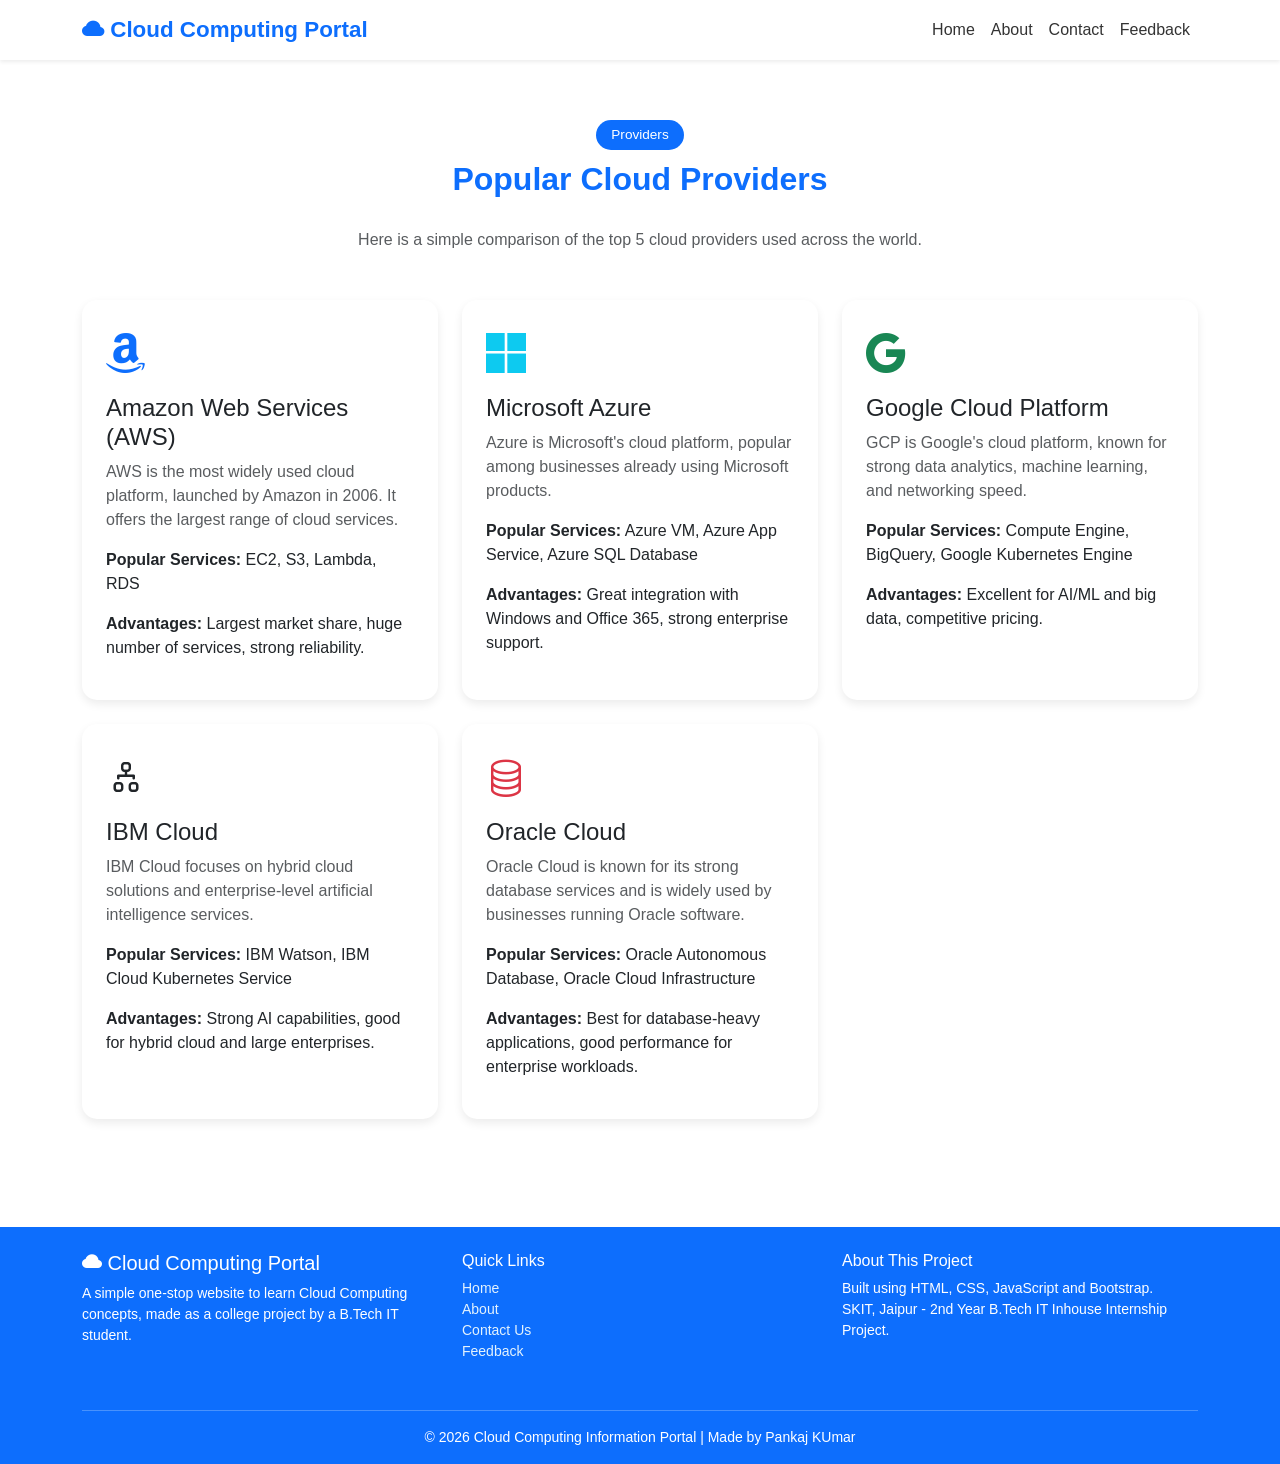
<file: providers.html>
<!DOCTYPE html>
<html lang="en">
<head>
    <meta charset="UTF-8">
    <meta name="viewport" content="width=device-width, initial-scale=1.0">
    <title>Cloud Providers | Cloud Computing Portal</title>

    <link href="https://cdn.jsdelivr.net/npm/bootstrap@5.3.3/dist/css/bootstrap.min.css" rel="stylesheet">
    <link rel="stylesheet" href="https://cdn.jsdelivr.net/npm/bootstrap-icons@1.11.3/font/bootstrap-icons.css">
    <link rel="stylesheet" href="style.css">
</head>
<body>

<nav class="navbar navbar-expand-lg navbar-light bg-white shadow-sm sticky-top">
    <div class="container">
        <a class="navbar-brand fw-bold text-primary" href="index.html">
            <i class="bi bi-cloud-fill"></i> Cloud Computing Portal
        </a>
        <button class="navbar-toggler" type="button" data-bs-toggle="collapse" data-bs-target="#mainNavbar">
            <span class="navbar-toggler-icon"></span>
        </button>

        <div class="collapse navbar-collapse" id="mainNavbar">
            <ul class="navbar-nav ms-auto mb-2 mb-lg-0">
                <li class="nav-item"><a class="nav-link" href="index.html">Home</a></li>
                <li class="nav-item"><a class="nav-link" href="about.html">About</a></li>

                <li class="nav-item"><a class="nav-link" href="contact.html">Contact</a></li>
                <li class="nav-item"><a class="nav-link" href="feedback.html">Feedback</a></li>
            </ul>
        </div>
    </div>
</nav>

<section class="section-padding">
    <div class="container">
        <div class="text-center mb-5">
            <span class="topic-badge">Providers</span>
            <h2 class="section-title">Popular Cloud Providers</h2>
            <p class="text-muted col-lg-8 mx-auto">Here is a simple comparison of the top 5 cloud providers used across the world.</p>
        </div>

        <div class="row g-4">

            <div class="col-md-6 col-lg-4">
                <div class="card h-100 p-4">
                    <div class="provider-logo text-primary"><i class="bi bi-amazon"></i></div>
                    <h4>Amazon Web Services (AWS)</h4>
                    <p class="text-muted">AWS is the most widely used cloud platform, launched by Amazon in 2006. It offers the largest range of cloud services.</p>
                    <p><strong>Popular Services:</strong> EC2, S3, Lambda, RDS</p>
                    <p><strong>Advantages:</strong> Largest market share, huge number of services, strong reliability.</p>
                </div>
            </div>

            <div class="col-md-6 col-lg-4">
                <div class="card h-100 p-4">
                    <div class="provider-logo text-info"><i class="bi bi-microsoft"></i></div>
                    <h4>Microsoft Azure</h4>
                    <p class="text-muted">Azure is Microsoft's cloud platform, popular among businesses already using Microsoft products.</p>
                    <p><strong>Popular Services:</strong> Azure VM, Azure App Service, Azure SQL Database</p>
                    <p><strong>Advantages:</strong> Great integration with Windows and Office 365, strong enterprise support.</p>
                </div>
            </div>

            <div class="col-md-6 col-lg-4">
                <div class="card h-100 p-4">
                    <div class="provider-logo text-success"><i class="bi bi-google"></i></div>
                    <h4>Google Cloud Platform</h4>
                    <p class="text-muted">GCP is Google's cloud platform, known for strong data analytics, machine learning, and networking speed.</p>
                    <p><strong>Popular Services:</strong> Compute Engine, BigQuery, Google Kubernetes Engine</p>
                    <p><strong>Advantages:</strong> Excellent for AI/ML and big data, competitive pricing.</p>
                </div>
            </div>

            <div class="col-md-6 col-lg-4">
                <div class="card h-100 p-4">
                    <div class="provider-logo text-dark"><i class="bi bi-diagram-2"></i></div>
                    <h4>IBM Cloud</h4>
                    <p class="text-muted">IBM Cloud focuses on hybrid cloud solutions and enterprise-level artificial intelligence services.</p>
                    <p><strong>Popular Services:</strong> IBM Watson, IBM Cloud Kubernetes Service</p>
                    <p><strong>Advantages:</strong> Strong AI capabilities, good for hybrid cloud and large enterprises.</p>
                </div>
            </div>

            <div class="col-md-6 col-lg-4">
                <div class="card h-100 p-4">
                    <div class="provider-logo text-danger"><i class="bi bi-database"></i></div>
                    <h4>Oracle Cloud</h4>
                    <p class="text-muted">Oracle Cloud is known for its strong database services and is widely used by businesses running Oracle software.</p>
                    <p><strong>Popular Services:</strong> Oracle Autonomous Database, Oracle Cloud Infrastructure</p>
                    <p><strong>Advantages:</strong> Best for database-heavy applications, good performance for enterprise workloads.</p>
                </div>
            </div>

        </div>
    </div>
</section>

<footer class="footer-section bg-primary text-white mt-5 pt-4 pb-3">
    <div class="container">
        <div class="row">
            <div class="col-md-4 mb-3">
                <h5><i class="bi bi-cloud-fill"></i> Cloud Computing Portal</h5>
                <p class="small">A simple one-stop website to learn Cloud Computing concepts, made as a college project by a B.Tech IT student.</p>
            </div>
            <div class="col-md-4 mb-3">
                <h6>Quick Links</h6>
                <ul class="list-unstyled small">
                    <li><a href="index.html" class="footer-link">Home</a></li>
                    <li><a href="about.html" class="footer-link">About </a></li>
                    <li><a href="contact.html" class="footer-link">Contact Us</a></li>
                    <li><a href="feedback.html" class="footer-link">Feedback</a></li>
                </ul>
            </div>
            <div class="col-md-4 mb-3">
                <h6>About This Project</h6>
                <p class="small mb-0">Built using HTML, CSS, JavaScript and Bootstrap.</p>
                <p class="small">SKIT, Jaipur - 2nd Year B.Tech IT Inhouse Internship Project.</p>
            </div>
        </div>
        <hr class="border-light">
        <p class="text-center small mb-0">&copy; 2026 Cloud Computing Information Portal | Made by Pankaj KUmar</p>
    </div>
</footer>

<script src="https://cdn.jsdelivr.net/npm/bootstrap@5.3.3/dist/js/bootstrap.bundle.min.js"></script>
<script src="script.js"></script>

</body>
</html>
</file>
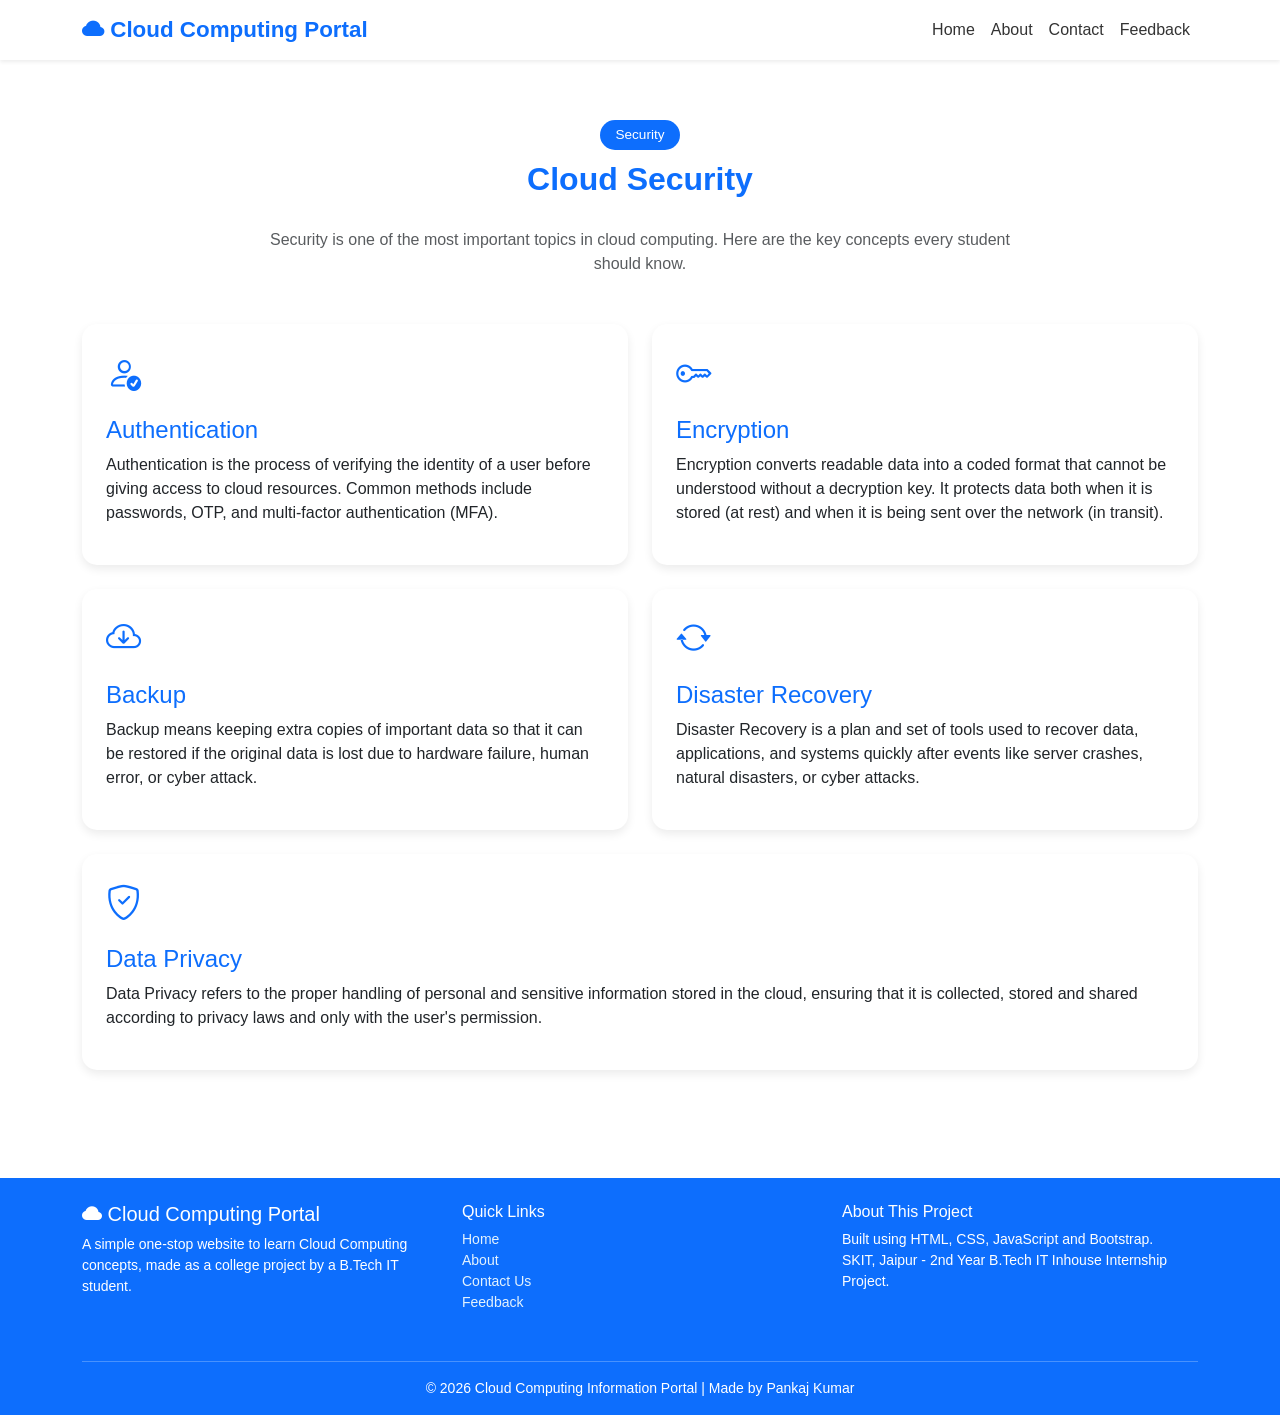
<file: security.html>
<!DOCTYPE html>
<html lang="en">
<head>
    <meta charset="UTF-8">
    <meta name="viewport" content="width=device-width, initial-scale=1.0">
    <title>Cloud Security | Cloud Computing Portal</title>

    <link href="https://cdn.jsdelivr.net/npm/bootstrap@5.3.3/dist/css/bootstrap.min.css" rel="stylesheet">
    <link rel="stylesheet" href="https://cdn.jsdelivr.net/npm/bootstrap-icons@1.11.3/font/bootstrap-icons.css">
    <link rel="stylesheet" href="style.css">
</head>
<body>

<nav class="navbar navbar-expand-lg navbar-light bg-white shadow-sm sticky-top">
    <div class="container">
        <a class="navbar-brand fw-bold text-primary" href="index.html">
            <i class="bi bi-cloud-fill"></i> Cloud Computing Portal
        </a>
        <button class="navbar-toggler" type="button" data-bs-toggle="collapse" data-bs-target="#mainNavbar">
            <span class="navbar-toggler-icon"></span>
        </button>

        <div class="collapse navbar-collapse" id="mainNavbar">
            <ul class="navbar-nav ms-auto mb-2 mb-lg-0">
                <li class="nav-item"><a class="nav-link" href="index.html">Home</a></li>
                <li class="nav-item"><a class="nav-link" href="about.html">About</a></li>

                <li class="nav-item"><a class="nav-link" href="contact.html">Contact</a></li>
                <li class="nav-item"><a class="nav-link" href="feedback.html">Feedback</a></li>
            </ul>
        </div>
    </div>
</nav>

<section class="section-padding">
    <div class="container">
        <div class="text-center mb-5">
            <span class="topic-badge">Security</span>
            <h2 class="section-title">Cloud Security</h2>
            <p class="text-muted col-lg-8 mx-auto">Security is one of the most important topics in cloud computing. Here are the key concepts every student should know.</p>
        </div>

        <div class="row g-4">

            <div class="col-md-6">
                <div class="card h-100 p-4">
                    <i class="bi bi-person-check feature-icon"></i>
                    <h4 class="text-primary">Authentication</h4>
                    <p>Authentication is the process of verifying the identity of a user before giving access
                    to cloud resources. Common methods include passwords, OTP, and multi-factor authentication (MFA).</p>
                </div>
            </div>

            <div class="col-md-6">
                <div class="card h-100 p-4">
                    <i class="bi bi-key feature-icon"></i>
                    <h4 class="text-primary">Encryption</h4>
                    <p>Encryption converts readable data into a coded format that cannot be understood without
                    a decryption key. It protects data both when it is stored (at rest) and when it is being
                    sent over the network (in transit).</p>
                </div>
            </div>

            <div class="col-md-6">
                <div class="card h-100 p-4">
                    <i class="bi bi-cloud-arrow-down feature-icon"></i>
                    <h4 class="text-primary">Backup</h4>
                    <p>Backup means keeping extra copies of important data so that it can be restored if the
                    original data is lost due to hardware failure, human error, or cyber attack.</p>
                </div>
            </div>

            <div class="col-md-6">
                <div class="card h-100 p-4">
                    <i class="bi bi-arrow-repeat feature-icon"></i>
                    <h4 class="text-primary">Disaster Recovery</h4>
                    <p>Disaster Recovery is a plan and set of tools used to recover data, applications, and
                    systems quickly after events like server crashes, natural disasters, or cyber attacks.</p>
                </div>
            </div>

            <div class="col-md-12">
                <div class="card h-100 p-4">
                    <i class="bi bi-shield-check feature-icon"></i>
                    <h4 class="text-primary">Data Privacy</h4>
                    <p>Data Privacy refers to the proper handling of personal and sensitive information stored
                    in the cloud, ensuring that it is collected, stored and shared according to privacy laws
                    and only with the user's permission.</p>
                </div>
            </div>

        </div>
    </div>
</section>

<footer class="footer-section bg-primary text-white mt-5 pt-4 pb-3">
    <div class="container">
        <div class="row">
            <div class="col-md-4 mb-3">
                <h5><i class="bi bi-cloud-fill"></i> Cloud Computing Portal</h5>
                <p class="small">A simple one-stop website to learn Cloud Computing concepts, made as a college project by a B.Tech IT student.</p>
            </div>
            <div class="col-md-4 mb-3">
                <h6>Quick Links</h6>
                <ul class="list-unstyled small">
                    <li><a href="index.html" class="footer-link">Home</a></li>
                    <li><a href="about.html" class="footer-link">About </a></li>
                    <li><a href="contact.html" class="footer-link">Contact Us</a></li>
                    <li><a href="feedback.html" class="footer-link">Feedback</a></li>
                </ul>
            </div>
            <div class="col-md-4 mb-3">
                <h6>About This Project</h6>
                <p class="small mb-0">Built using HTML, CSS, JavaScript and Bootstrap.</p>
                <p class="small">SKIT, Jaipur - 2nd Year B.Tech IT Inhouse Internship Project.</p>
            </div>
        </div>
        <hr class="border-light">
        <p class="text-center small mb-0">&copy; 2026 Cloud Computing Information Portal | Made by Pankaj Kumar</p>
    </div>
</footer>

<script src="https://cdn.jsdelivr.net/npm/bootstrap@5.3.3/dist/js/bootstrap.bundle.min.js"></script>
<script src="script.js"></script>

</body>
</html>
</file>
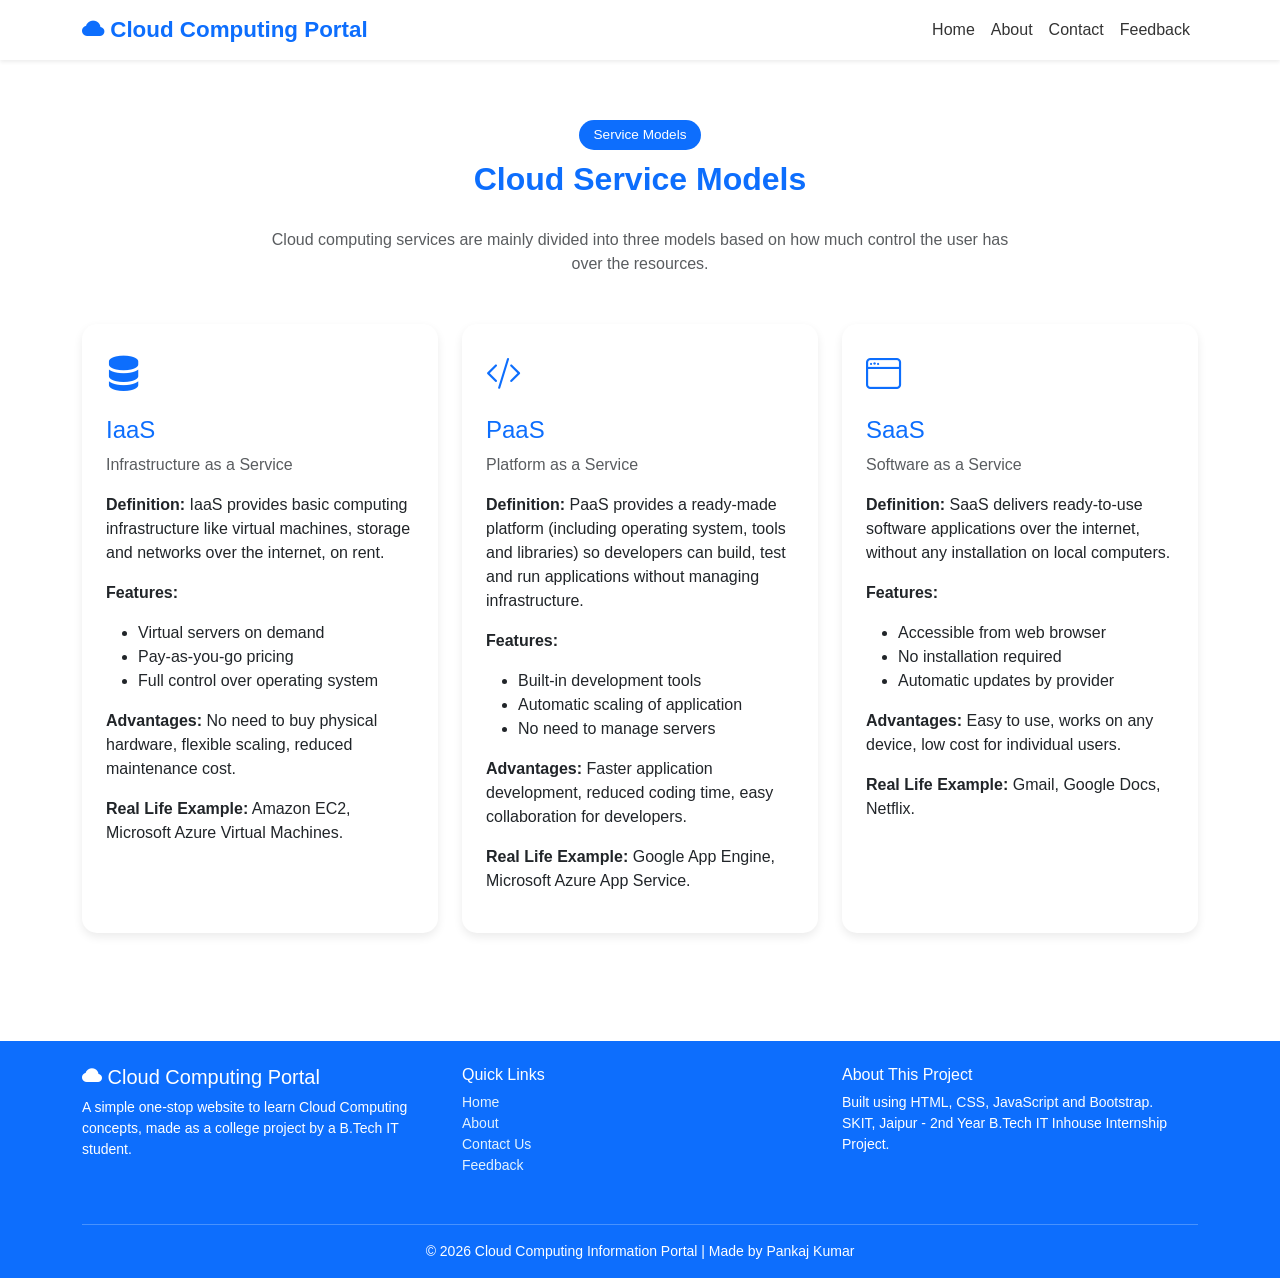
<file: services.html>
<!DOCTYPE html>
<html lang="en">
<head>
    <meta charset="UTF-8">
    <meta name="viewport" content="width=device-width, initial-scale=1.0">
    <title>Service Models | Cloud Computing Portal</title>

    <link href="https://cdn.jsdelivr.net/npm/bootstrap@5.3.3/dist/css/bootstrap.min.css" rel="stylesheet">
    <link rel="stylesheet" href="https://cdn.jsdelivr.net/npm/bootstrap-icons@1.11.3/font/bootstrap-icons.css">
    <link rel="stylesheet" href="style.css">
</head>
<body>

<nav class="navbar navbar-expand-lg navbar-light bg-white shadow-sm sticky-top">
    <div class="container">
        <a class="navbar-brand fw-bold text-primary" href="index.html">
            <i class="bi bi-cloud-fill"></i> Cloud Computing Portal
        </a>
        <button class="navbar-toggler" type="button" data-bs-toggle="collapse" data-bs-target="#mainNavbar">
            <span class="navbar-toggler-icon"></span>
        </button>

        <div class="collapse navbar-collapse" id="mainNavbar">
            <ul class="navbar-nav ms-auto mb-2 mb-lg-0">
                <li class="nav-item"><a class="nav-link" href="index.html">Home</a></li>
                <li class="nav-item"><a class="nav-link" href="about.html">About</a></li>
              
                <li class="nav-item"><a class="nav-link" href="contact.html">Contact</a></li>
                <li class="nav-item"><a class="nav-link" href="feedback.html">Feedback</a></li>
            </ul>
        </div>
    </div>
</nav>

<section class="section-padding">
    <div class="container">
        <div class="text-center mb-5">
            <span class="topic-badge">Service Models</span>
            <h2 class="section-title">Cloud Service Models</h2>
            <p class="text-muted col-lg-8 mx-auto">Cloud computing services are mainly divided into three models based on how much control the user has over the resources.</p>
        </div>

        <div class="row g-4">

            <div class="col-md-4">
                <div class="card h-100 p-4">
                    <i class="bi bi-server feature-icon"></i>
                    <h4 class="text-primary">IaaS</h4>
                    <p class="text-muted">Infrastructure as a Service</p>
                    <p><strong>Definition:</strong> IaaS provides basic computing infrastructure like virtual machines, storage and networks over the internet, on rent.</p>
                    <p><strong>Features:</strong></p>
                    <ul>
                        <li>Virtual servers on demand</li>
                        <li>Pay-as-you-go pricing</li>
                        <li>Full control over operating system</li>
                    </ul>
                    <p><strong>Advantages:</strong> No need to buy physical hardware, flexible scaling, reduced maintenance cost.</p>
                    <p><strong>Real Life Example:</strong> Amazon EC2, Microsoft Azure Virtual Machines.</p>
                </div>
            </div>

            <div class="col-md-4">
                <div class="card h-100 p-4">
                    <i class="bi bi-code-slash feature-icon"></i>
                    <h4 class="text-primary">PaaS</h4>
                    <p class="text-muted">Platform as a Service</p>
                    <p><strong>Definition:</strong> PaaS provides a ready-made platform (including operating system, tools and libraries) so developers can build, test and run applications without managing infrastructure.</p>
                    <p><strong>Features:</strong></p>
                    <ul>
                        <li>Built-in development tools</li>
                        <li>Automatic scaling of application</li>
                        <li>No need to manage servers</li>
                    </ul>
                    <p><strong>Advantages:</strong> Faster application development, reduced coding time, easy collaboration for developers.</p>
                    <p><strong>Real Life Example:</strong> Google App Engine, Microsoft Azure App Service.</p>
                </div>
            </div>

            <div class="col-md-4">
                <div class="card h-100 p-4">
                    <i class="bi bi-window feature-icon"></i>
                    <h4 class="text-primary">SaaS</h4>
                    <p class="text-muted">Software as a Service</p>
                    <p><strong>Definition:</strong> SaaS delivers ready-to-use software applications over the internet, without any installation on local computers.</p>
                    <p><strong>Features:</strong></p>
                    <ul>
                        <li>Accessible from web browser</li>
                        <li>No installation required</li>
                        <li>Automatic updates by provider</li>
                    </ul>
                    <p><strong>Advantages:</strong> Easy to use, works on any device, low cost for individual users.</p>
                    <p><strong>Real Life Example:</strong> Gmail, Google Docs, Netflix.</p>
                </div>
            </div>

        </div>
    </div>
</section>

<footer class="footer-section bg-primary text-white mt-5 pt-4 pb-3">
    <div class="container">
        <div class="row">
            <div class="col-md-4 mb-3">
                <h5><i class="bi bi-cloud-fill"></i> Cloud Computing Portal</h5>
                <p class="small">A simple one-stop website to learn Cloud Computing concepts, made as a college project by a B.Tech IT student.</p>
            </div>
            <div class="col-md-4 mb-3">
                <h6>Quick Links</h6>
                <ul class="list-unstyled small">
                    <li><a href="index.html" class="footer-link">Home</a></li>
                    <li><a href="about.html" class="footer-link">About </a></li>
                    <li><a href="contact.html" class="footer-link">Contact Us</a></li>
                    <li><a href="feedback.html" class="footer-link">Feedback</a></li>
                </ul>
            </div>
            <div class="col-md-4 mb-3">
                <h6>About This Project</h6>
                <p class="small mb-0">Built using HTML, CSS, JavaScript and Bootstrap.</p>
                <p class="small">SKIT, Jaipur - 2nd Year B.Tech IT Inhouse Internship Project.</p>
            </div>
        </div>
        <hr class="border-light">
        <p class="text-center small mb-0">&copy; 2026 Cloud Computing Information Portal | Made by Pankaj Kumar</p>
    </div>
</footer>

<script src="https://cdn.jsdelivr.net/npm/bootstrap@5.3.3/dist/js/bootstrap.bundle.min.js"></script>
<script src="script.js"></script>

</body>
</html>
</file>
<file: style.css>
body {
    background-color: #ffffff;
    font-family: 'Segoe UI', Arial, sans-serif;
    color: #333333;
}


.section-padding {
    padding-top: 60px;
    padding-bottom: 60px;
}

.bg-light-blue {
    background-color: #eaf6ff;
}

.section-title {
    font-weight: 700;
    color: #0d6efd;
    margin-bottom: 30px;
    text-align: center;
}


.hero-section {
    background: linear-gradient(120deg, #e3f2fd 0%, #ffffff 100%);
    padding: 80px 0;
}

.hero-section h1 {
    font-weight: 800;
    color: #0d47a1;
}

.hero-section p {
    color: #555555;
    font-size: 1.1rem;
}


.card {
    border: none;
    border-radius: 15px;
    box-shadow: 0 4px 10px rgba(0, 0, 0, 0.08);
    transition: transform 0.25s ease, box-shadow 0.25s ease;
}

.card:hover {
    transform: translateY(-6px);
    box-shadow: 0 8px 18px rgba(0, 0, 0, 0.15);
}

.feature-icon {
    font-size: 2.2rem;
    color: #0d6efd;
    margin-bottom: 15px;
}


.navbar-brand {
    font-size: 1.4rem;
}

.nav-link {
    color: #333333 !important;
    font-weight: 500;
}

.nav-link:hover {
    color: #0d6efd !important;
}


.footer-link {
    color: #e3f2fd;
    text-decoration: none;
}

.footer-link:hover {
    color: #ffffff;
    text-decoration: underline;
}


.topic-badge {
    background-color: #0d6efd;
    color: #fff;
    border-radius: 20px;
    padding: 5px 15px;
    font-size: 0.85rem;
    display: inline-block;
    margin-bottom: 10px;
}


.provider-logo {
    font-size: 2.5rem;
    margin-bottom: 10px;
}


.glossary-term {
    color: #0d47a1;
    font-weight: 700;
}


#searchBox {
    border-radius: 25px;
    padding: 12px 20px;
}

.search-result-card {
    border-left: 5px solid #0d6efd;
}


.quiz-question {
    font-weight: 600;
    color: #0d47a1;
}

.quiz-option {
    cursor: pointer;
}

#quizScoreBox {
    display: none;
}


form label {
    font-weight: 600;
    color: #0d47a1;
}

.form-control:focus {
    border-color: #0d6efd;
    box-shadow: 0 0 0 0.2rem rgba(13, 110, 253, 0.15);
}


.fade-in {
    animation: fadeIn 0.8s ease-in;
}

@keyframes fadeIn {
    from {
        opacity: 0;
        transform: translateY(15px);
    }

    to {
        opacity: 1;
        transform: translateY(0);
    }
}


@media (max-width: 576px) {
    .hero-section {
        padding: 50px 0;
    }

    .hero-section h1 {
        font-size: 1.8rem;
    }
}
</file>
